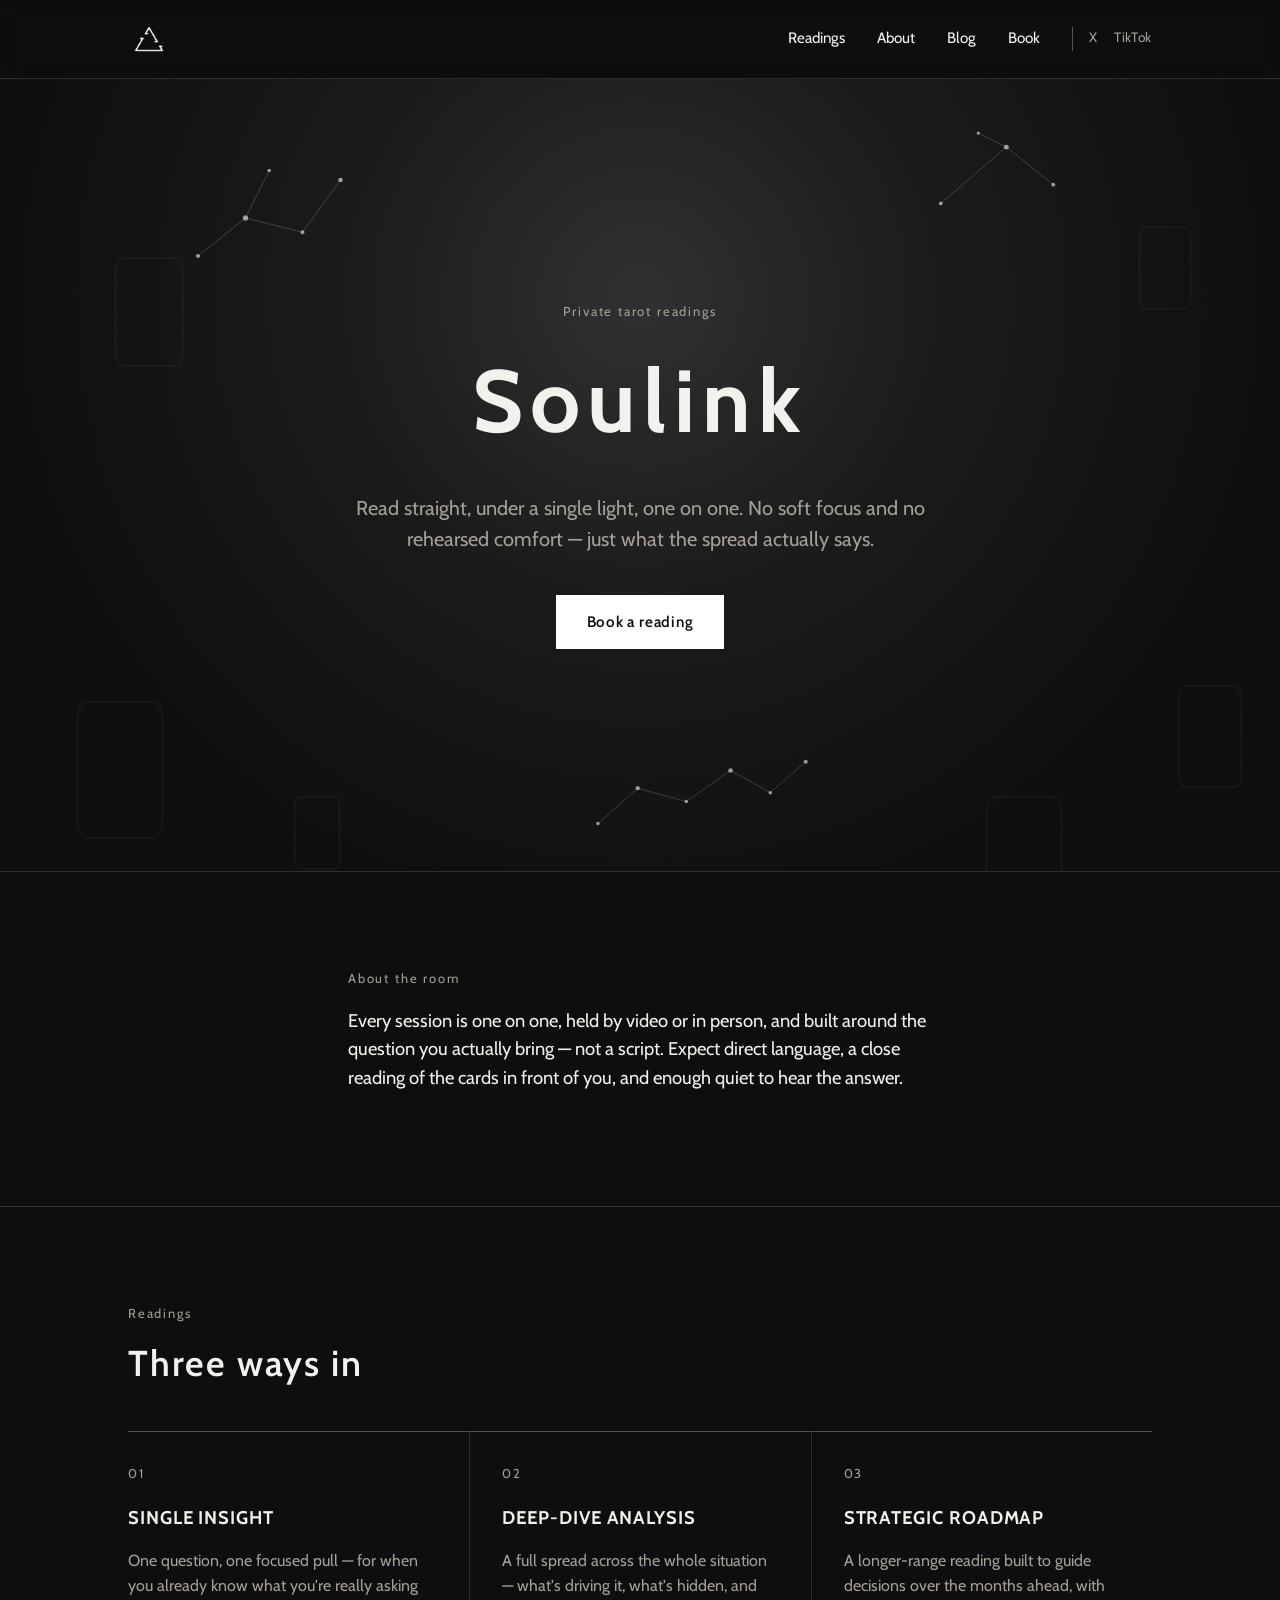
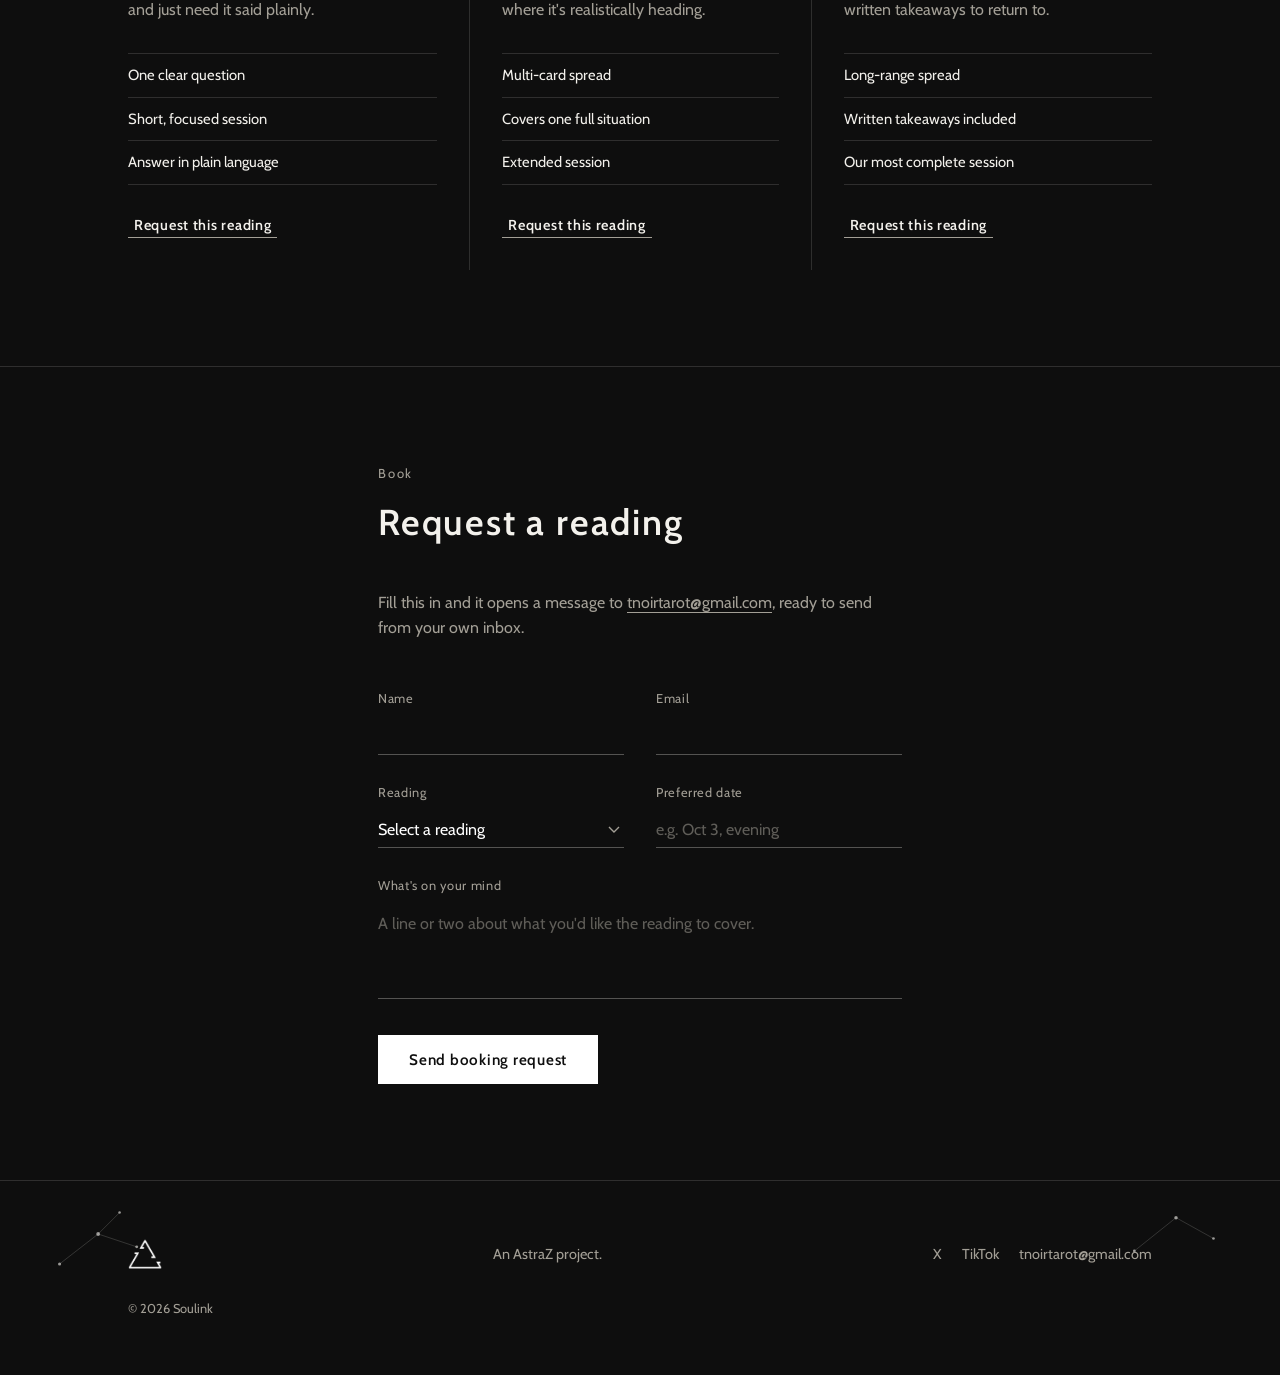
<file: index.html>
<!DOCTYPE html>
<html lang="en">
<head>
    <meta charset="UTF-8">
    <meta name="viewport" content="width=device-width, initial-scale=1.0">
    <title>Soulink</title>
    <meta name="description" content="Soulink offers private, one-on-one tarot readings — a single question, a full spread, or a long-range roadmap. Book online.">

    <link rel="icon" type="image/png" href="favicon.png">

    <link rel="preconnect" href="https://fonts.googleapis.com">
    <link rel="preconnect" href="https://fonts.gstatic.com" crossorigin>
    <link href="https://fonts.googleapis.com/css2?family=Cabin:ital,wght@0,400;0,500;0,600;0,700;1,400&display=swap" rel="stylesheet">

    <link rel="stylesheet" href="style.css">
</head>
<body>

<!-- Subtle film-grain overlay, sits above everything, ignores clicks -->
<div class="grain" aria-hidden="true"></div>

<header class="site-header">
    <div class="wrap header-inner">

        <a href="#top" class="logo" aria-label="Soulink — home">
            <img src="logo-navbar.png" alt="" class="logo-mark">
        </a>

        <button class="nav-toggle" id="navToggle" aria-expanded="false" aria-controls="siteNav" aria-label="Toggle menu">
            <span></span><span></span><span></span>
        </button>

        <nav class="site-nav" id="siteNav">
            <a href="#readings">Readings</a>
            <a href="#about">About</a>
            <a href="blog/">Blog</a>
            <a href="#book">Book</a>
            <div class="nav-social">
                <a href="https://x.com/Soulink_HQ" target="_blank" rel="noopener noreferrer">X</a>
                <a href="https://www.tiktok.com/@tnoir.tarot" target="_blank" rel="noopener noreferrer">TikTok</a>
            </div>
        </nav>

    </div>
</header>

<main id="top">

    <section class="hero" id="hero">
        <div class="hero-spot" aria-hidden="true"></div>

        <!-- Faint constellations, sitting in the same corners as the floating cards -->
        <div class="hero-stars" id="heroStars" aria-hidden="true">
            <svg class="constellation" style="--x:14%; --y:8%; --w:190px;" viewBox="0 0 200 140">
                <g class="constellation-lines">
                    <line x1="20" y1="120" x2="70" y2="80"/>
                    <line x1="70" y1="80" x2="130" y2="95"/>
                    <line x1="130" y1="95" x2="170" y2="40"/>
                    <line x1="70" y1="80" x2="95" y2="30"/>
                </g>
                <circle class="star" cx="20" cy="120" r="2.2" style="--delay:0s; --dur:4.2s;"/>
                <circle class="star" cx="70" cy="80" r="2.8" style="--delay:0.8s; --dur:3.6s;"/>
                <circle class="star" cx="130" cy="95" r="2" style="--delay:1.6s; --dur:4.8s;"/>
                <circle class="star" cx="170" cy="40" r="2.4" style="--delay:0.4s; --dur:3.9s;"/>
                <circle class="star" cx="95" cy="30" r="1.8" style="--delay:2.2s; --dur:4.4s;"/>
            </svg>

            <svg class="constellation" style="--x:72%; --y:5%; --w:150px;" viewBox="0 0 160 120">
                <g class="constellation-lines">
                    <line x1="20" y1="90" x2="90" y2="30"/>
                    <line x1="90" y1="30" x2="140" y2="70"/>
                    <line x1="90" y1="30" x2="60" y2="15"/>
                </g>
                <circle class="star" cx="20" cy="90" r="2" style="--delay:0.3s; --dur:4s;"/>
                <circle class="star" cx="90" cy="30" r="2.6" style="--delay:1.1s; --dur:3.5s;"/>
                <circle class="star" cx="140" cy="70" r="2.1" style="--delay:1.9s; --dur:4.6s;"/>
                <circle class="star" cx="60" cy="15" r="1.7" style="--delay:0.7s; --dur:4.1s;"/>
            </svg>

            <svg class="constellation" style="--x:46%; --y:84%; --w:230px;" viewBox="0 0 260 120">
                <g class="constellation-lines">
                    <line x1="10" y1="90" x2="55" y2="50"/>
                    <line x1="55" y1="50" x2="110" y2="65"/>
                    <line x1="110" y1="65" x2="160" y2="30"/>
                    <line x1="160" y1="30" x2="205" y2="55"/>
                    <line x1="205" y1="55" x2="245" y2="20"/>
                </g>
                <circle class="star" cx="10" cy="90" r="2" style="--delay:0s; --dur:4.3s;"/>
                <circle class="star" cx="55" cy="50" r="2.4" style="--delay:0.9s; --dur:3.8s;"/>
                <circle class="star" cx="110" cy="65" r="1.9" style="--delay:1.7s; --dur:4.7s;"/>
                <circle class="star" cx="160" cy="30" r="2.6" style="--delay:0.5s; --dur:3.4s;"/>
                <circle class="star" cx="205" cy="55" r="2" style="--delay:2.1s; --dur:4.5s;"/>
                <circle class="star" cx="245" cy="20" r="2.3" style="--delay:1.3s; --dur:4s;"/>
            </svg>
        </div>

        <div class="hero-cards" id="heroCards" aria-hidden="true">
        <span class="hero-card" style="--x:9%; --y:22%;" data-depth="0.5">
          <span class="hero-orbit" style="--orbit-dur:17s;">
            <span class="hero-orbit-offset" style="--radius:24px;">
              <span class="hero-card-face" style="--size:68px;"></span>
            </span>
          </span>
        </span>
            <span class="hero-card" style="--x:89%; --y:18%;" data-depth="0.85">
          <span class="hero-orbit" style="--orbit-dur:14s;">
            <span class="hero-orbit-offset" style="--radius:18px;">
              <span class="hero-card-face" style="--size:52px;"></span>
            </span>
          </span>
        </span>
            <span class="hero-card" style="--x:6%; --y:78%;" data-depth="0.35">
          <span class="hero-orbit" style="--orbit-dur:20s;">
            <span class="hero-orbit-offset" style="--radius:30px;">
              <span class="hero-card-face" style="--size:86px;"></span>
            </span>
          </span>
        </span>
            <span class="hero-card" style="--x:92%; --y:76%;" data-depth="0.65">
          <span class="hero-orbit" style="--orbit-dur:16s;">
            <span class="hero-orbit-offset" style="--radius:22px;">
              <span class="hero-card-face" style="--size:64px;"></span>
            </span>
          </span>
        </span>
            <span class="hero-card" style="--x:23%; --y:90%;" data-depth="0.95">
          <span class="hero-orbit" style="--orbit-dur:12s;">
            <span class="hero-orbit-offset" style="--radius:16px;">
              <span class="hero-card-face" style="--size:46px;"></span>
            </span>
          </span>
        </span>
            <span class="hero-card" style="--x:77%; --y:90%;" data-depth="0.45">
          <span class="hero-orbit" style="--orbit-dur:19s;">
            <span class="hero-orbit-offset" style="--radius:28px;">
              <span class="hero-card-face" style="--size:76px;"></span>
            </span>
          </span>
        </span>
        </div>

        <div class="wrap hero-inner">
            <p class="eyebrow">Private tarot readings</p>
            <h1 class="hero-title">Soulink</h1>
            <p class="hero-sub">Read straight, under a single light, one on one. No soft focus and no rehearsed comfort — just what the spread actually says.</p>
            <a href="#book" class="btn btn-primary">Book a reading</a>
        </div>
    </section>

    <section class="about" id="about">
        <div class="wrap about-inner">
            <p class="section-label">About the room</p>
            <p class="about-text">Every session is one on one, held by video or in person, and built around the question you actually bring — not a script. Expect direct language, a close reading of the cards in front of you, and enough quiet to hear the answer.</p>
        </div>
    </section>

    <section class="readings" id="readings">
        <div class="wrap">
            <p class="section-label">Readings</p>
            <h2 class="section-title">Three ways in</h2>

            <div class="reading-grid">

                <article class="reading">
                    <span class="reading-index">01</span>
                    <h3 class="reading-name">SINGLE INSIGHT</h3>
                    <p class="reading-desc">One question, one focused pull — for when you already know what you're really asking and just need it said plainly.</p>
                    <ul class="reading-list">
                        <li>One clear question</li>
                        <li>Short, focused session</li>
                        <li>Answer in plain language</li>
                    </ul>
                    <button type="button" class="reading-cta" data-package="Single Insight">Request this reading</button>
                </article>

                <article class="reading">
                    <span class="reading-index">02</span>
                    <h3 class="reading-name">DEEP-DIVE ANALYSIS</h3>
                    <p class="reading-desc">A full spread across the whole situation — what's driving it, what's hidden, and where it's realistically heading.</p>
                    <ul class="reading-list">
                        <li>Multi-card spread</li>
                        <li>Covers one full situation</li>
                        <li>Extended session</li>
                    </ul>
                    <button type="button" class="reading-cta" data-package="Deep-Dive Analysis">Request this reading</button>
                </article>

                <article class="reading">
                    <span class="reading-index">03</span>
                    <h3 class="reading-name">STRATEGIC ROADMAP</h3>
                    <p class="reading-desc">A longer-range reading built to guide decisions over the months ahead, with written takeaways to return to.</p>
                    <ul class="reading-list">
                        <li>Long-range spread</li>
                        <li>Written takeaways included</li>
                        <li>Our most complete session</li>
                    </ul>
                    <button type="button" class="reading-cta" data-package="Strategic Roadmap">Request this reading</button>
                </article>

            </div>
        </div>
    </section>

    <section class="book" id="book">
        <div class="wrap book-inner">
            <p class="section-label">Book</p>
            <h2 class="section-title">Request a reading</h2>
            <p class="book-sub">Fill this in and it opens a message to <a href="mailto:tnoirtarot@gmail.com">tnoirtarot@gmail.com</a>, ready to send from your own inbox.</p>

            <form id="bookingForm" class="booking-form" novalidate>
                <div class="field">
                    <label for="name">Name</label>
                    <input type="text" id="name" name="name" autocomplete="name" required>
                </div>

                <div class="field">
                    <label for="email">Email</label>
                    <input type="email" id="email" name="email" autocomplete="email" required>
                </div>

                <div class="field">
                    <label for="package">Reading</label>
                    <select id="package" name="package" required>
                        <option value="" disabled selected>Select a reading</option>
                        <option value="Single Insight">Single Insight</option>
                        <option value="Deep-Dive Analysis">Deep-Dive Analysis</option>
                        <option value="Strategic Roadmap">Strategic Roadmap</option>
                    </select>
                </div>

                <div class="field">
                    <label for="date">Preferred date</label>
                    <input type="text" id="date" name="date" placeholder="e.g. Oct 3, evening">
                </div>

                <div class="field field-full">
                    <label for="message">What's on your mind</label>
                    <textarea id="message" name="message" rows="4" placeholder="A line or two about what you'd like the reading to cover."></textarea>
                </div>

                <button type="submit" class="btn btn-primary">Send booking request</button>
            </form>
        </div>
    </section>

</main>

<footer class="site-footer">
    <div class="footer-stars" aria-hidden="true">
        <svg class="constellation" style="--x:4%; --y:12%; --w:120px;" viewBox="0 0 140 90">
            <g class="constellation-lines">
                <line x1="10" y1="70" x2="55" y2="35"/>
                <line x1="55" y1="35" x2="100" y2="50"/>
                <line x1="55" y1="35" x2="80" y2="10"/>
            </g>
            <circle class="star" cx="10" cy="70" r="1.8" style="--delay:0.2s; --dur:4s;"/>
            <circle class="star" cx="55" cy="35" r="2.2" style="--delay:1s; --dur:3.6s;"/>
            <circle class="star" cx="100" cy="50" r="1.7" style="--delay:1.8s; --dur:4.4s;"/>
            <circle class="star" cx="80" cy="10" r="1.5" style="--delay:0.6s; --dur:4.1s;"/>
        </svg>

        <svg class="constellation" style="--x:88%; --y:10%; --w:100px;" viewBox="0 0 120 80">
            <g class="constellation-lines">
                <line x1="10" y1="60" x2="60" y2="20"/>
                <line x1="60" y1="20" x2="105" y2="45"/>
            </g>
            <circle class="star" cx="10" cy="60" r="1.7" style="--delay:0.4s; --dur:3.9s;"/>
            <circle class="star" cx="60" cy="20" r="2.1" style="--delay:1.4s; --dur:4.3s;"/>
            <circle class="star" cx="105" cy="45" r="1.6" style="--delay:2s; --dur:3.7s;"/>
        </svg>
    </div>

    <div class="wrap footer-inner">
        <img src="logo-footer.png" alt="Soulink" class="footer-mark">
        <p class="footer-tagline">An AstraZ project.</p>
        <div class="footer-links">
            <a href="https://x.com/Soulink_HQ" target="_blank" rel="noopener noreferrer">X</a>
            <a href="https://www.tiktok.com/@tnoir.tarot" target="_blank" rel="noopener noreferrer">TikTok</a>
            <a href="mailto:tnoirtarot@gmail.com">tnoirtarot@gmail.com</a>
        </div>
        <p class="footer-copy">© <span id="year"></span> Soulink</p>
    </div>
</footer>

<script src="script.js" defer></script>
</body>
</html>
</file>
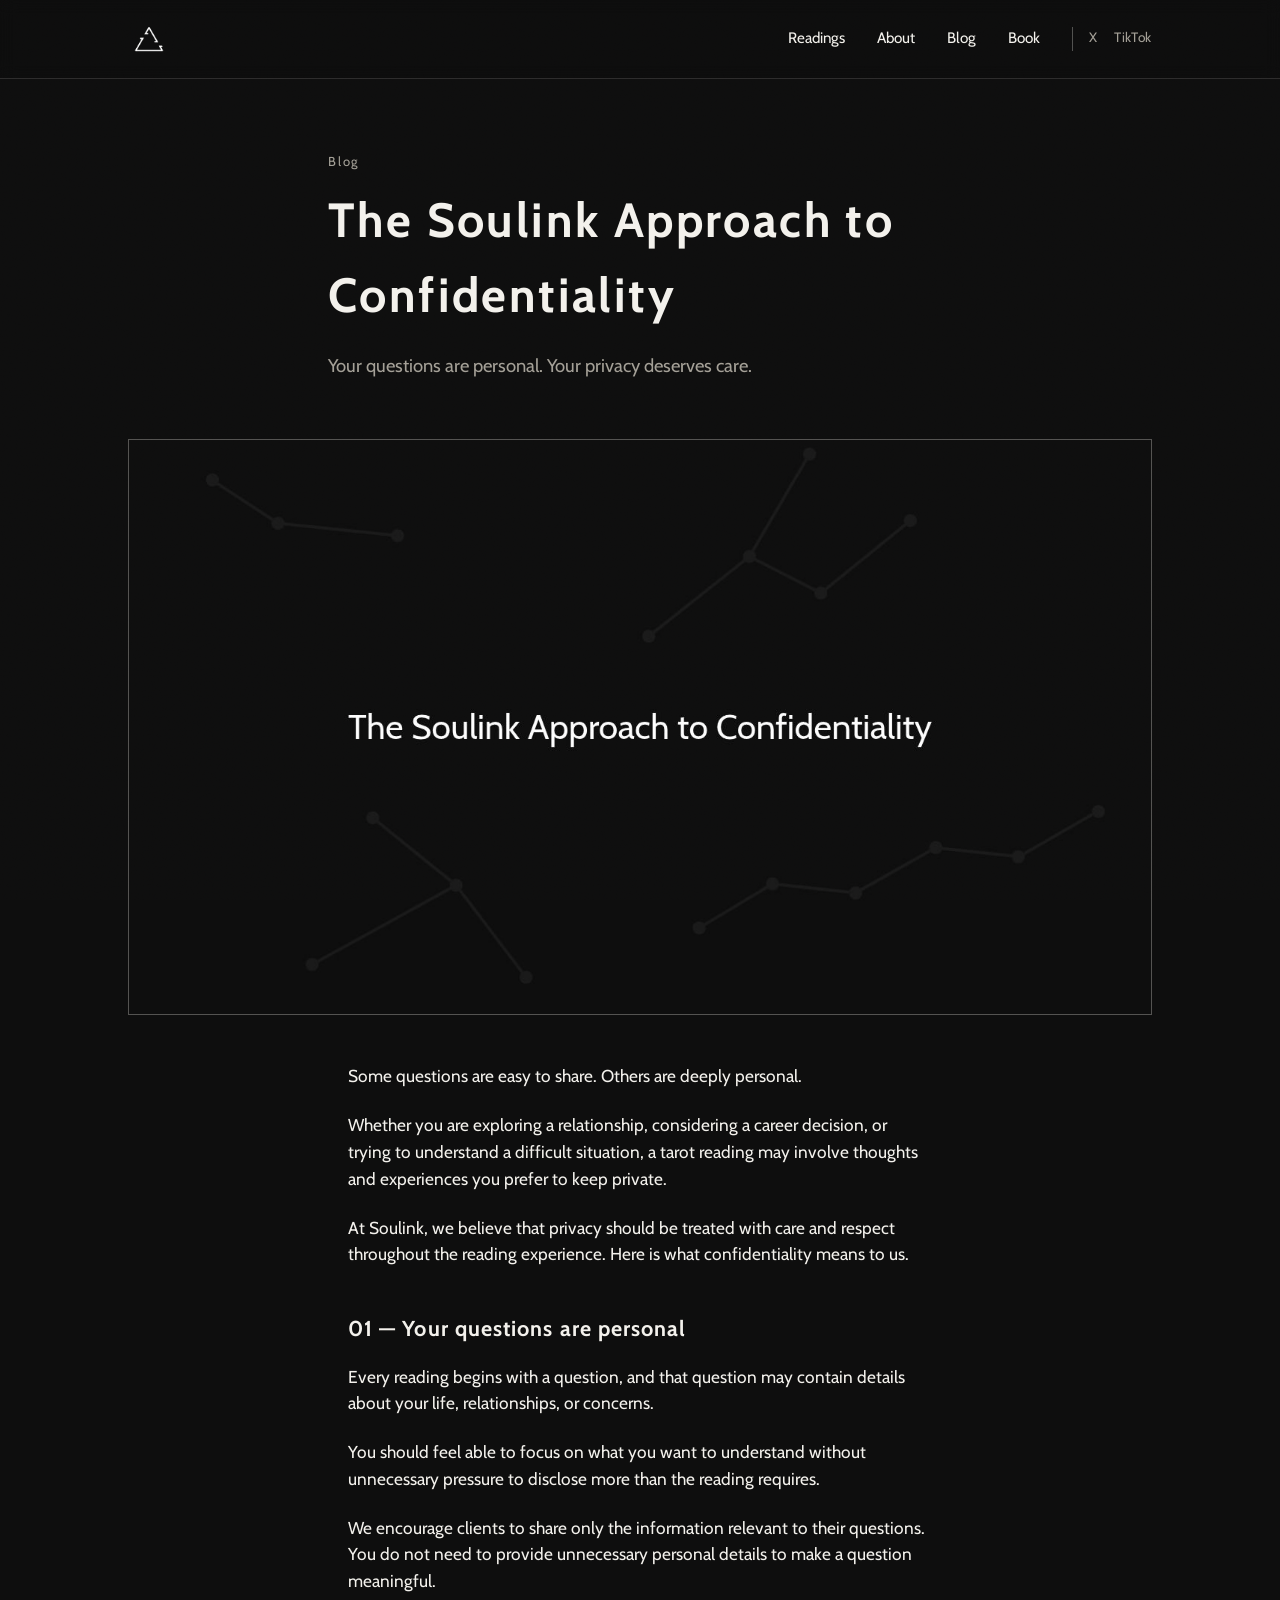
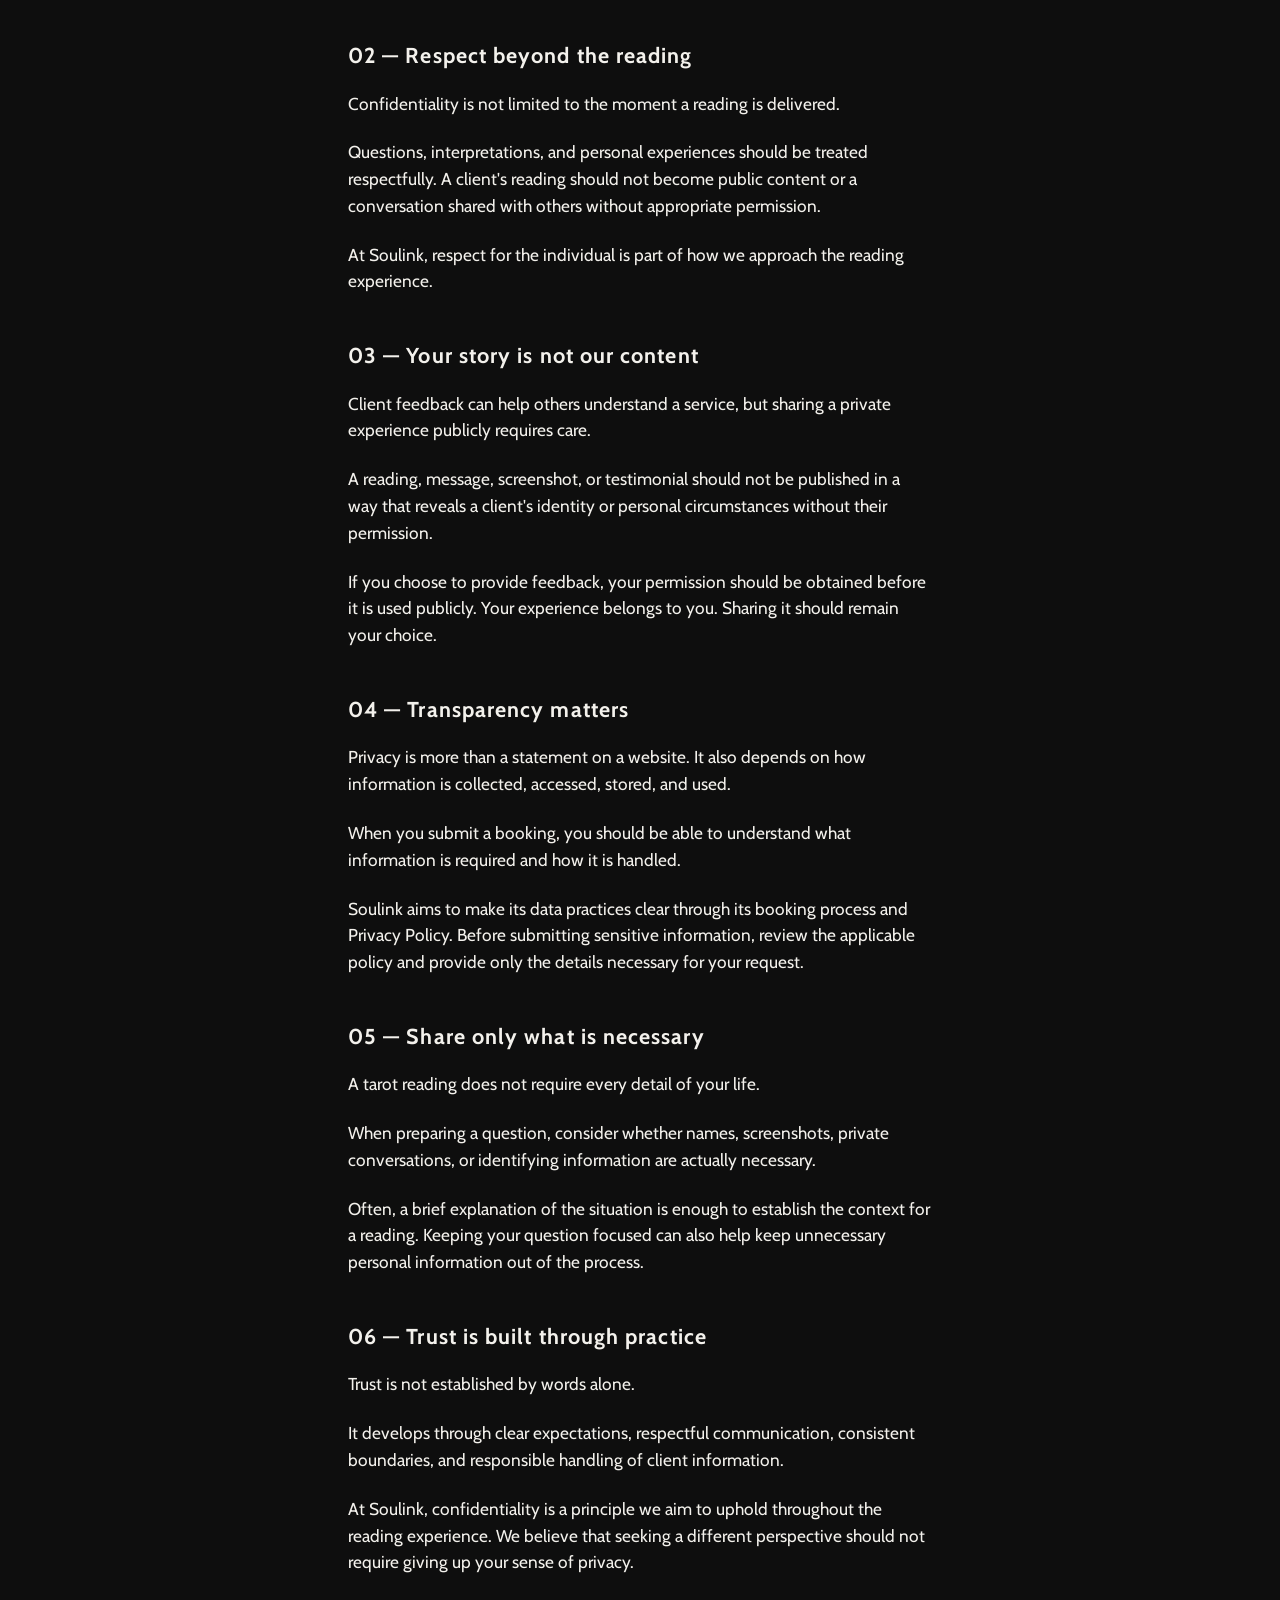
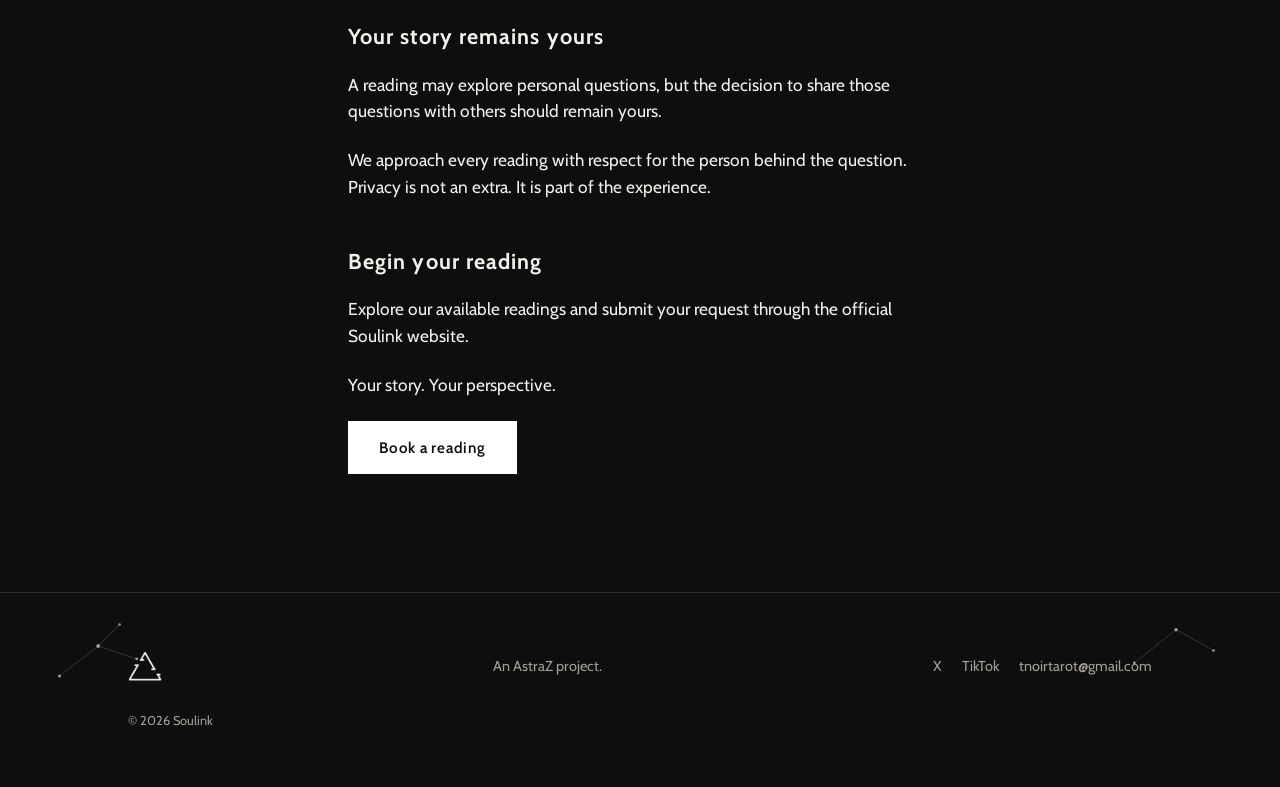
<file: blog/the-tnoir-approach-to-confidentiality.html>
<!DOCTYPE html>
<html lang="en">
<head>
    <meta charset="UTF-8">
    <meta name="viewport" content="width=device-width, initial-scale=1.0">
    <title>The Soulink Approach to Confidentiality — Blog</title>
    <meta name="description" content="How Soulink handles privacy and confidentiality: your questions stay personal, your story is not our content, and trust is built through practice.">

    <link rel="icon" type="image/png" href="../favicon.png">

    <link rel="preconnect" href="https://fonts.googleapis.com">
    <link rel="preconnect" href="https://fonts.gstatic.com" crossorigin>
    <link href="https://fonts.googleapis.com/css2?family=Cabin:ital,wght@0,400;0,500;0,600;0,700;1,400&display=swap" rel="stylesheet">

    <link rel="stylesheet" href="../style.css">
</head>
<body>

<div class="grain" aria-hidden="true"></div>

<header class="site-header">
    <div class="wrap header-inner">

        <a href="../index.html" class="logo" aria-label="Soulink — home">
            <img src="../logo-navbar.png" alt="" class="logo-mark">
        </a>

        <button class="nav-toggle" id="navToggle" aria-expanded="false" aria-controls="siteNav" aria-label="Toggle menu">
            <span></span><span></span><span></span>
        </button>

        <nav class="site-nav" id="siteNav">
            <a href="../index.html#readings">Readings</a>
            <a href="../index.html#about">About</a>
            <a href="index.html">Blog</a>
            <a href="../index.html#book">Book</a>
            <div class="nav-social">
                <a href="https://x.com/Soulink_HQ" target="_blank" rel="noopener noreferrer">X</a>
                <a href="https://www.tiktok.com/@tnoir.tarot" target="_blank" rel="noopener noreferrer">TikTok</a>
            </div>
        </nav>

    </div>
</header>

<main>
    <article class="post">

        <div class="wrap post-header">
            <p class="section-label"><a href="index.html">Blog</a></p>
            <h1 class="post-title">The Soulink Approach to Confidentiality</h1>
            <p class="post-standfirst">Your questions are personal. Your privacy deserves care.</p>
        </div>

        <div class="post-cover">
            <img src="../assets/blog/the-tnoir-approach-to-confidentiality-cover.jpg" alt="">
        </div>

        <div class="wrap post-body">
            <p>Some questions are easy to share. Others are deeply personal.</p>

            <p>Whether you are exploring a relationship, considering a career decision, or trying to understand a difficult situation, a tarot reading may involve thoughts and experiences you prefer to keep private.</p>

            <p>At Soulink, we believe that privacy should be treated with care and respect throughout the reading experience. Here is what confidentiality means to us.</p>

            <h2>01 — Your questions are personal</h2>
            <p>Every reading begins with a question, and that question may contain details about your life, relationships, or concerns.</p>
            <p>You should feel able to focus on what you want to understand without unnecessary pressure to disclose more than the reading requires.</p>
            <p>We encourage clients to share only the information relevant to their questions. You do not need to provide unnecessary personal details to make a question meaningful.</p>

            <h2>02 — Respect beyond the reading</h2>
            <p>Confidentiality is not limited to the moment a reading is delivered.</p>
            <p>Questions, interpretations, and personal experiences should be treated respectfully. A client's reading should not become public content or a conversation shared with others without appropriate permission.</p>
            <p>At Soulink, respect for the individual is part of how we approach the reading experience.</p>

            <h2>03 — Your story is not our content</h2>
            <p>Client feedback can help others understand a service, but sharing a private experience publicly requires care.</p>
            <p>A reading, message, screenshot, or testimonial should not be published in a way that reveals a client's identity or personal circumstances without their permission.</p>
            <p>If you choose to provide feedback, your permission should be obtained before it is used publicly. Your experience belongs to you. Sharing it should remain your choice.</p>

            <h2>04 — Transparency matters</h2>
            <p>Privacy is more than a statement on a website. It also depends on how information is collected, accessed, stored, and used.</p>
            <p>When you submit a booking, you should be able to understand what information is required and how it is handled.</p>
            <p>Soulink aims to make its data practices clear through its booking process and Privacy Policy. Before submitting sensitive information, review the applicable policy and provide only the details necessary for your request.</p>

            <h2>05 — Share only what is necessary</h2>
            <p>A tarot reading does not require every detail of your life.</p>
            <p>When preparing a question, consider whether names, screenshots, private conversations, or identifying information are actually necessary.</p>
            <p>Often, a brief explanation of the situation is enough to establish the context for a reading. Keeping your question focused can also help keep unnecessary personal information out of the process.</p>

            <h2>06 — Trust is built through practice</h2>
            <p>Trust is not established by words alone.</p>
            <p>It develops through clear expectations, respectful communication, consistent boundaries, and responsible handling of client information.</p>
            <p>At Soulink, confidentiality is a principle we aim to uphold throughout the reading experience. We believe that seeking a different perspective should not require giving up your sense of privacy.</p>

            <h2>Your story remains yours</h2>
            <p>A reading may explore personal questions, but the decision to share those questions with others should remain yours.</p>
            <p>We approach every reading with respect for the person behind the question. Privacy is not an extra. It is part of the experience.</p>

            <h2>Begin your reading</h2>
            <p>Explore our available readings and submit your request through the official Soulink website.</p>
            <p>Your story. Your perspective.</p>

            <p class="post-cta"><a href="../index.html#book" class="btn btn-primary">Book a reading</a></p>
        </div>

    </article>
</main>

<footer class="site-footer">
    <div class="footer-stars" aria-hidden="true">
        <svg class="constellation" style="--x:4%; --y:12%; --w:120px;" viewBox="0 0 140 90">
            <g class="constellation-lines">
                <line x1="10" y1="70" x2="55" y2="35"/>
                <line x1="55" y1="35" x2="100" y2="50"/>
                <line x1="55" y1="35" x2="80" y2="10"/>
            </g>
            <circle class="star" cx="10" cy="70" r="1.8" style="--delay:0.2s; --dur:4s;"/>
            <circle class="star" cx="55" cy="35" r="2.2" style="--delay:1s; --dur:3.6s;"/>
            <circle class="star" cx="100" cy="50" r="1.7" style="--delay:1.8s; --dur:4.4s;"/>
            <circle class="star" cx="80" cy="10" r="1.5" style="--delay:0.6s; --dur:4.1s;"/>
        </svg>

        <svg class="constellation" style="--x:88%; --y:10%; --w:100px;" viewBox="0 0 120 80">
            <g class="constellation-lines">
                <line x1="10" y1="60" x2="60" y2="20"/>
                <line x1="60" y1="20" x2="105" y2="45"/>
            </g>
            <circle class="star" cx="10" cy="60" r="1.7" style="--delay:0.4s; --dur:3.9s;"/>
            <circle class="star" cx="60" cy="20" r="2.1" style="--delay:1.4s; --dur:4.3s;"/>
            <circle class="star" cx="105" cy="45" r="1.6" style="--delay:2s; --dur:3.7s;"/>
        </svg>
    </div>

    <div class="wrap footer-inner">
        <img src="../logo-footer.png" alt="Soulink" class="footer-mark">
        <p class="footer-tagline">An AstraZ project.</p>
        <div class="footer-links">
            <a href="https://x.com/Soulink_HQ" target="_blank" rel="noopener noreferrer">X</a>
            <a href="https://www.tiktok.com/@tnoir.tarot" target="_blank" rel="noopener noreferrer">TikTok</a>
            <a href="mailto:tnoirtarot@gmail.com">tnoirtarot@gmail.com</a>
        </div>
        <p class="footer-copy">© <span id="year"></span> Soulink</p>
    </div>
</footer>

<script src="../script.js" defer></script>
</body>
</html>
</file>
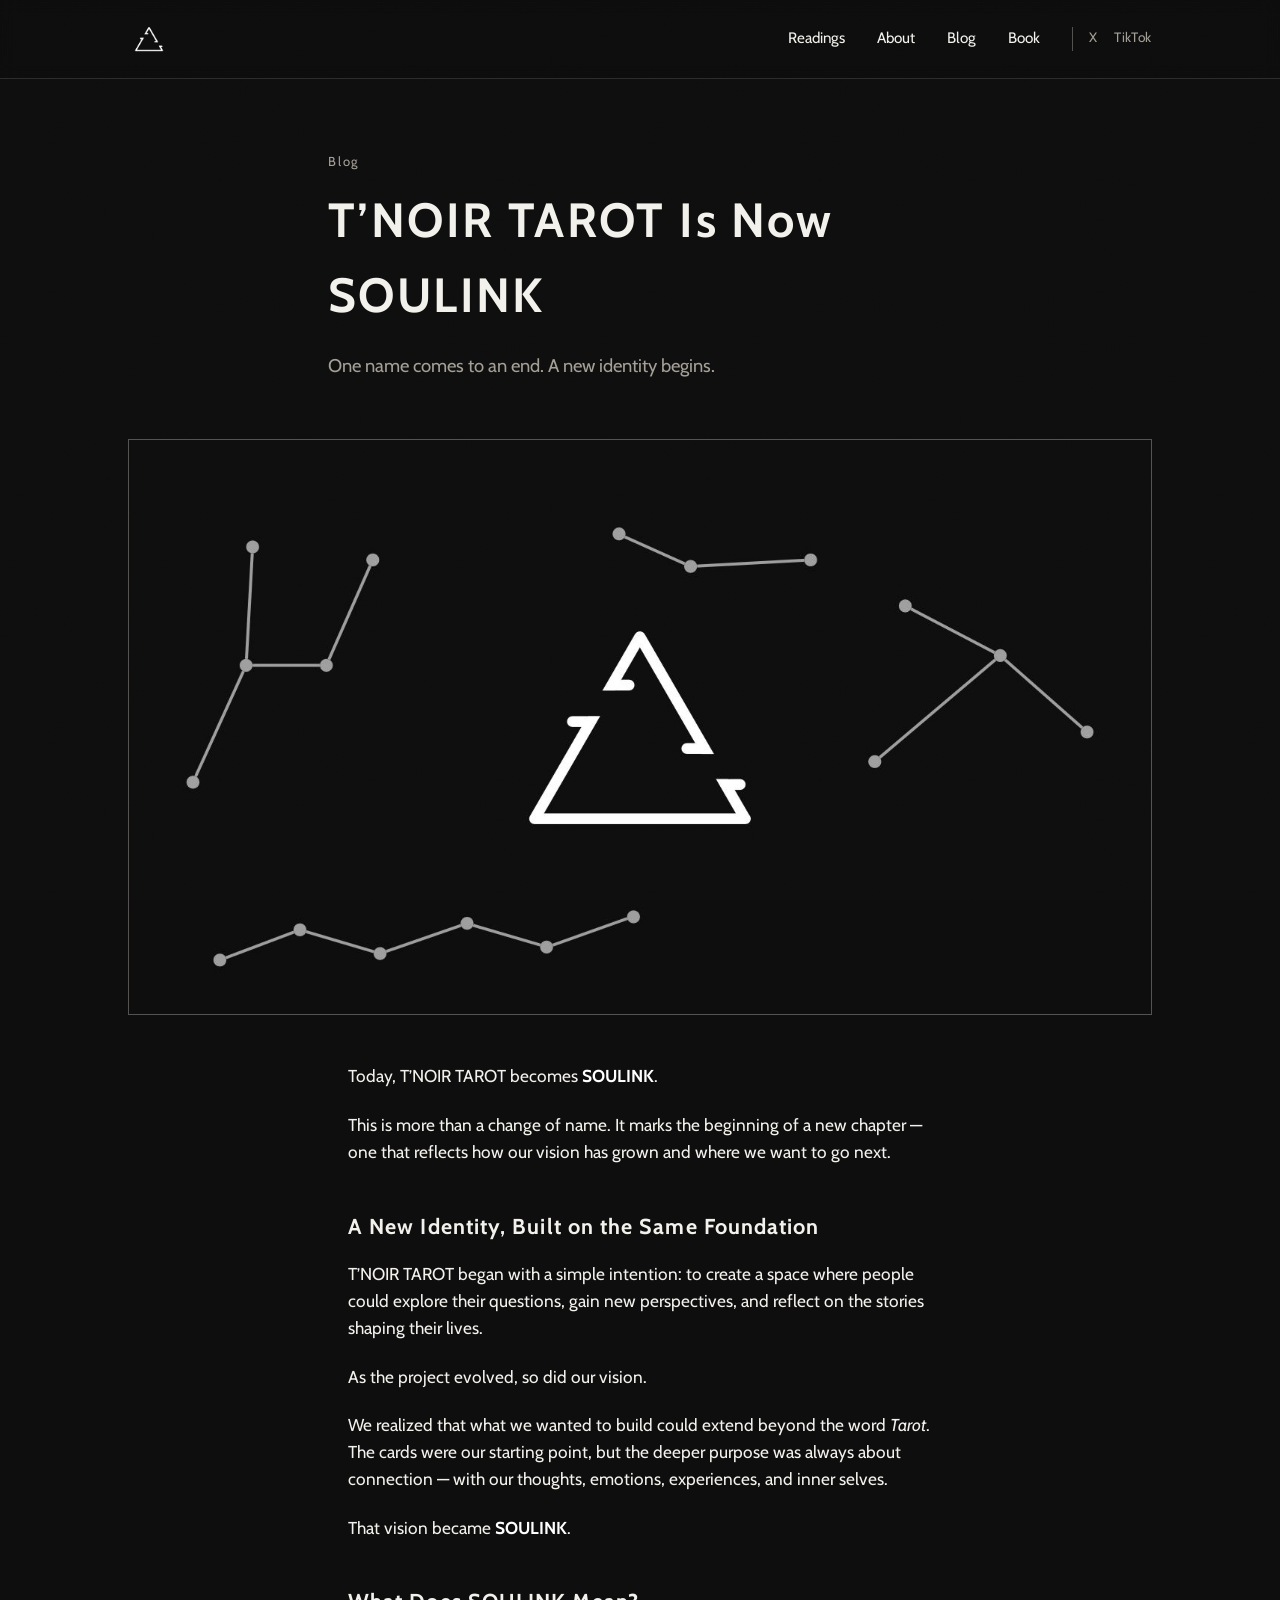
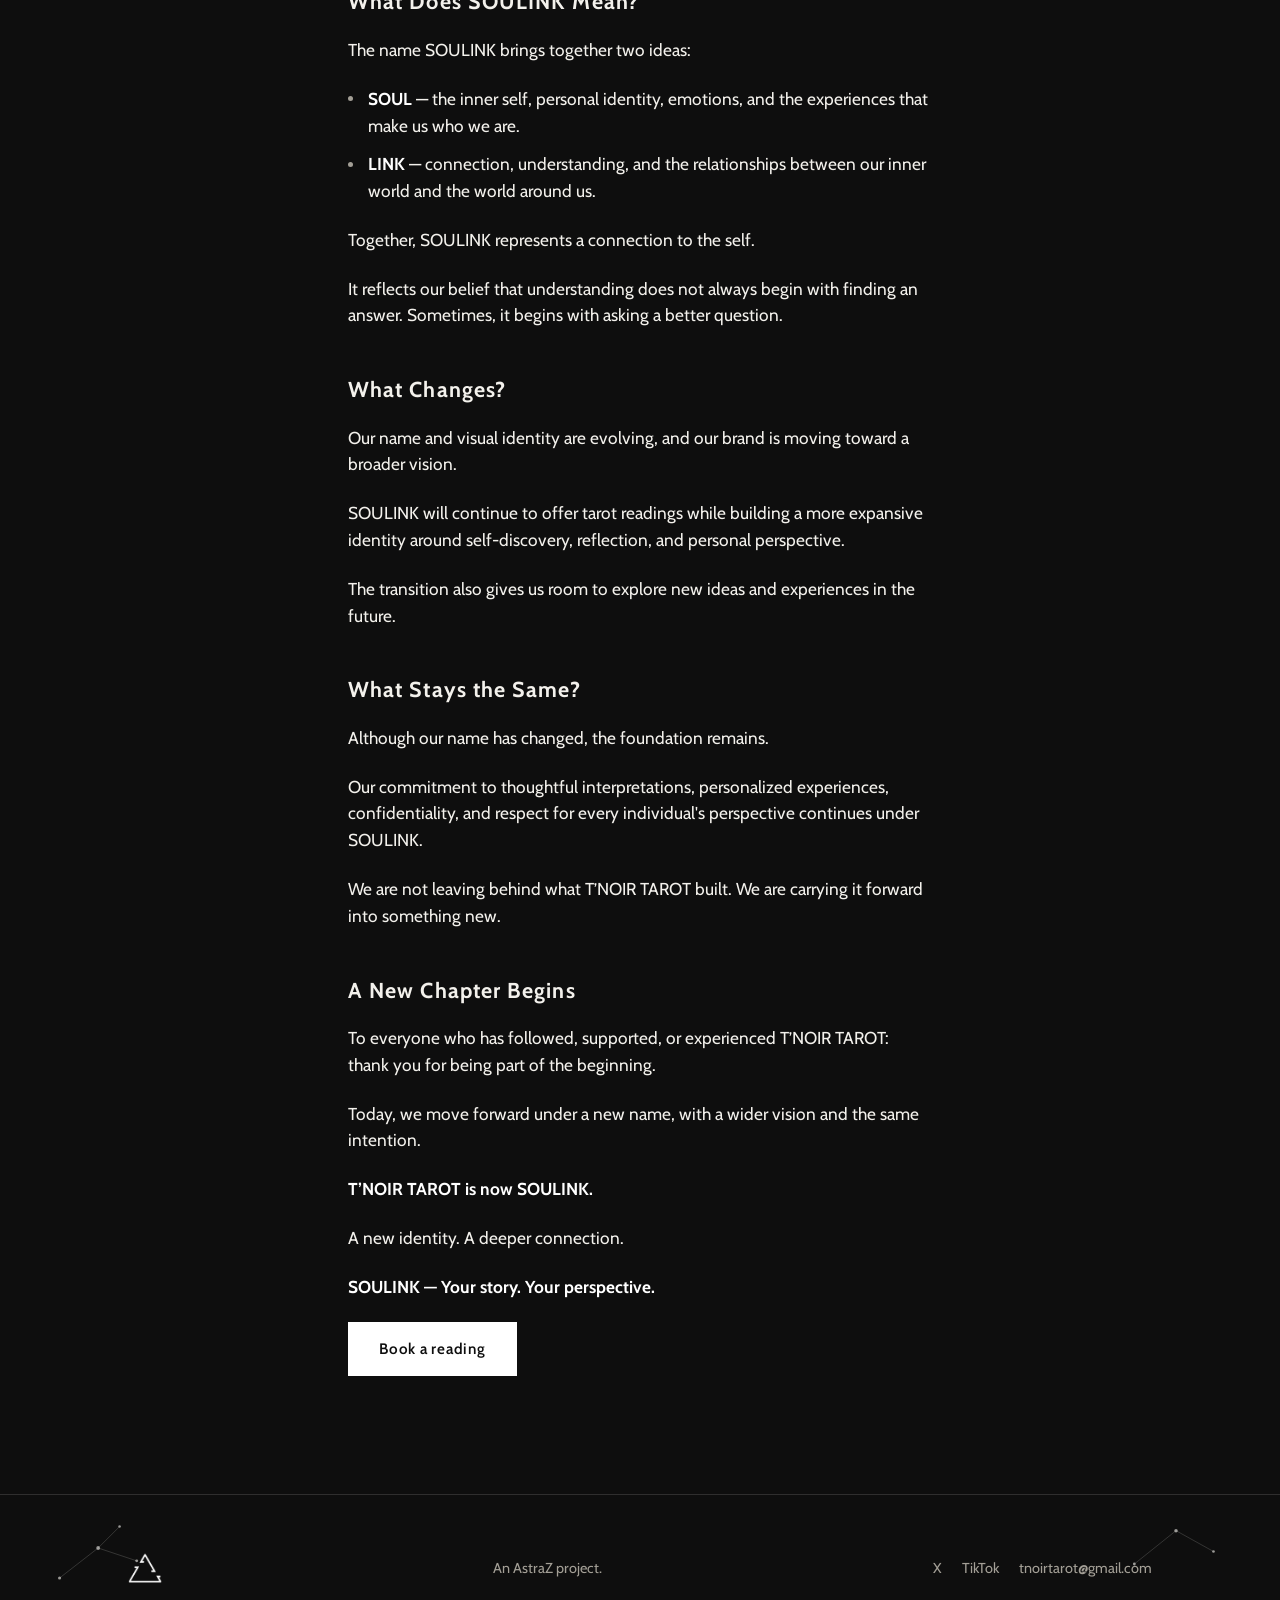
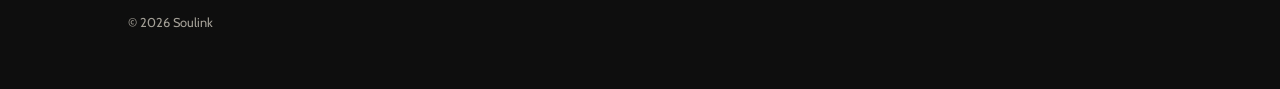
<file: blog/tnoir-tarot-is-now-soulink.html>
<!DOCTYPE html>
<html lang="en">
<head>
    <meta charset="UTF-8">
    <meta name="viewport" content="width=device-width, initial-scale=1.0">
    <title>T’NOIR TAROT Is Now SOULINK — Blog</title>
    <meta name="description" content="T’NOIR TAROT is now SOULINK. A new name for a wider vision, built on the same foundation of thoughtful readings, confidentiality, and respect.">

    <link rel="icon" type="image/png" href="../favicon.png">

    <link rel="preconnect" href="https://fonts.googleapis.com">
    <link rel="preconnect" href="https://fonts.gstatic.com" crossorigin>
    <link href="https://fonts.googleapis.com/css2?family=Cabin:ital,wght@0,400;0,500;0,600;0,700;1,400&display=swap" rel="stylesheet">

    <link rel="stylesheet" href="../style.css">
</head>
<body>

<div class="grain" aria-hidden="true"></div>

<header class="site-header">
    <div class="wrap header-inner">

        <a href="../index.html" class="logo" aria-label="Soulink — home">
            <img src="../logo-navbar.png" alt="" class="logo-mark">
        </a>

        <button class="nav-toggle" id="navToggle" aria-expanded="false" aria-controls="siteNav" aria-label="Toggle menu">
            <span></span><span></span><span></span>
        </button>

        <nav class="site-nav" id="siteNav">
            <a href="../index.html#readings">Readings</a>
            <a href="../index.html#about">About</a>
            <a href="index.html">Blog</a>
            <a href="../index.html#book">Book</a>
            <div class="nav-social">
                <a href="https://x.com/Soulink_HQ" target="_blank" rel="noopener noreferrer">X</a>
                <a href="https://www.tiktok.com/@tnoir.tarot" target="_blank" rel="noopener noreferrer">TikTok</a>
            </div>
        </nav>

    </div>
</header>

<main>
    <article class="post">

        <div class="wrap post-header">
            <p class="section-label"><a href="index.html">Blog</a></p>
            <h1 class="post-title">T’NOIR TAROT Is Now SOULINK</h1>
            <p class="post-standfirst">One name comes to an end. A new identity begins.</p>
        </div>

        <div class="post-cover">
            <img src="../assets/blog/tnoir-tarot-is-now-soulink-cover.jpg" alt="">
        </div>

        <div class="wrap post-body">
            <p>Today, T’NOIR TAROT becomes <strong>SOULINK</strong>.</p>
            <p>This is more than a change of name. It marks the beginning of a new chapter — one that reflects how our vision has grown and where we want to go next.</p>

            <h2>A New Identity, Built on the Same Foundation</h2>
            <p>T’NOIR TAROT began with a simple intention: to create a space where people could explore their questions, gain new perspectives, and reflect on the stories shaping their lives.</p>
            <p>As the project evolved, so did our vision.</p>
            <p>We realized that what we wanted to build could extend beyond the word <em>Tarot</em>. The cards were our starting point, but the deeper purpose was always about connection — with our thoughts, emotions, experiences, and inner selves.</p>
            <p>That vision became <strong>SOULINK</strong>.</p>

            <h2>What Does SOULINK Mean?</h2>
            <p>The name SOULINK brings together two ideas:</p>
            <ul>
                <li><strong>SOUL</strong> — the inner self, personal identity, emotions, and the experiences that make us who we are.</li>
                <li><strong>LINK</strong> — connection, understanding, and the relationships between our inner world and the world around us.</li>
            </ul>
            <p>Together, SOULINK represents a connection to the self.</p>
            <p>It reflects our belief that understanding does not always begin with finding an answer. Sometimes, it begins with asking a better question.</p>

            <h2>What Changes?</h2>
            <p>Our name and visual identity are evolving, and our brand is moving toward a broader vision.</p>
            <p>SOULINK will continue to offer tarot readings while building a more expansive identity around self-discovery, reflection, and personal perspective.</p>
            <p>The transition also gives us room to explore new ideas and experiences in the future.</p>

            <h2>What Stays the Same?</h2>
            <p>Although our name has changed, the foundation remains.</p>
            <p>Our commitment to thoughtful interpretations, personalized experiences, confidentiality, and respect for every individual's perspective continues under SOULINK.</p>
            <p>We are not leaving behind what T’NOIR TAROT built. We are carrying it forward into something new.</p>

            <h2>A New Chapter Begins</h2>
            <p>To everyone who has followed, supported, or experienced T’NOIR TAROT: thank you for being part of the beginning.</p>
            <p>Today, we move forward under a new name, with a wider vision and the same intention.</p>
            <p><strong>T’NOIR TAROT is now SOULINK.</strong></p>
            <p>A new identity. A deeper connection.</p>
            <p><strong>SOULINK — Your story. Your perspective.</strong></p>

            <p class="post-cta"><a href="../index.html#book" class="btn btn-primary">Book a reading</a></p>
        </div>

    </article>
</main>

<footer class="site-footer">
    <div class="footer-stars" aria-hidden="true">
        <svg class="constellation" style="--x:4%; --y:12%; --w:120px;" viewBox="0 0 140 90">
            <g class="constellation-lines">
                <line x1="10" y1="70" x2="55" y2="35"/>
                <line x1="55" y1="35" x2="100" y2="50"/>
                <line x1="55" y1="35" x2="80" y2="10"/>
            </g>
            <circle class="star" cx="10" cy="70" r="1.8" style="--delay:0.2s; --dur:4s;"/>
            <circle class="star" cx="55" cy="35" r="2.2" style="--delay:1s; --dur:3.6s;"/>
            <circle class="star" cx="100" cy="50" r="1.7" style="--delay:1.8s; --dur:4.4s;"/>
            <circle class="star" cx="80" cy="10" r="1.5" style="--delay:0.6s; --dur:4.1s;"/>
        </svg>

        <svg class="constellation" style="--x:88%; --y:10%; --w:100px;" viewBox="0 0 120 80">
            <g class="constellation-lines">
                <line x1="10" y1="60" x2="60" y2="20"/>
                <line x1="60" y1="20" x2="105" y2="45"/>
            </g>
            <circle class="star" cx="10" cy="60" r="1.7" style="--delay:0.4s; --dur:3.9s;"/>
            <circle class="star" cx="60" cy="20" r="2.1" style="--delay:1.4s; --dur:4.3s;"/>
            <circle class="star" cx="105" cy="45" r="1.6" style="--delay:2s; --dur:3.7s;"/>
        </svg>
    </div>

    <div class="wrap footer-inner">
        <img src="../logo-footer.png" alt="Soulink" class="footer-mark">
        <p class="footer-tagline">An AstraZ project.</p>
        <div class="footer-links">
            <a href="https://x.com/Soulink_HQ" target="_blank" rel="noopener noreferrer">X</a>
            <a href="https://www.tiktok.com/@tnoir.tarot" target="_blank" rel="noopener noreferrer">TikTok</a>
            <a href="mailto:tnoirtarot@gmail.com">tnoirtarot@gmail.com</a>
        </div>
        <p class="footer-copy">© <span id="year"></span> Soulink</p>
    </div>
</footer>

<script src="../script.js" defer></script>
</body>
</html>
</file>
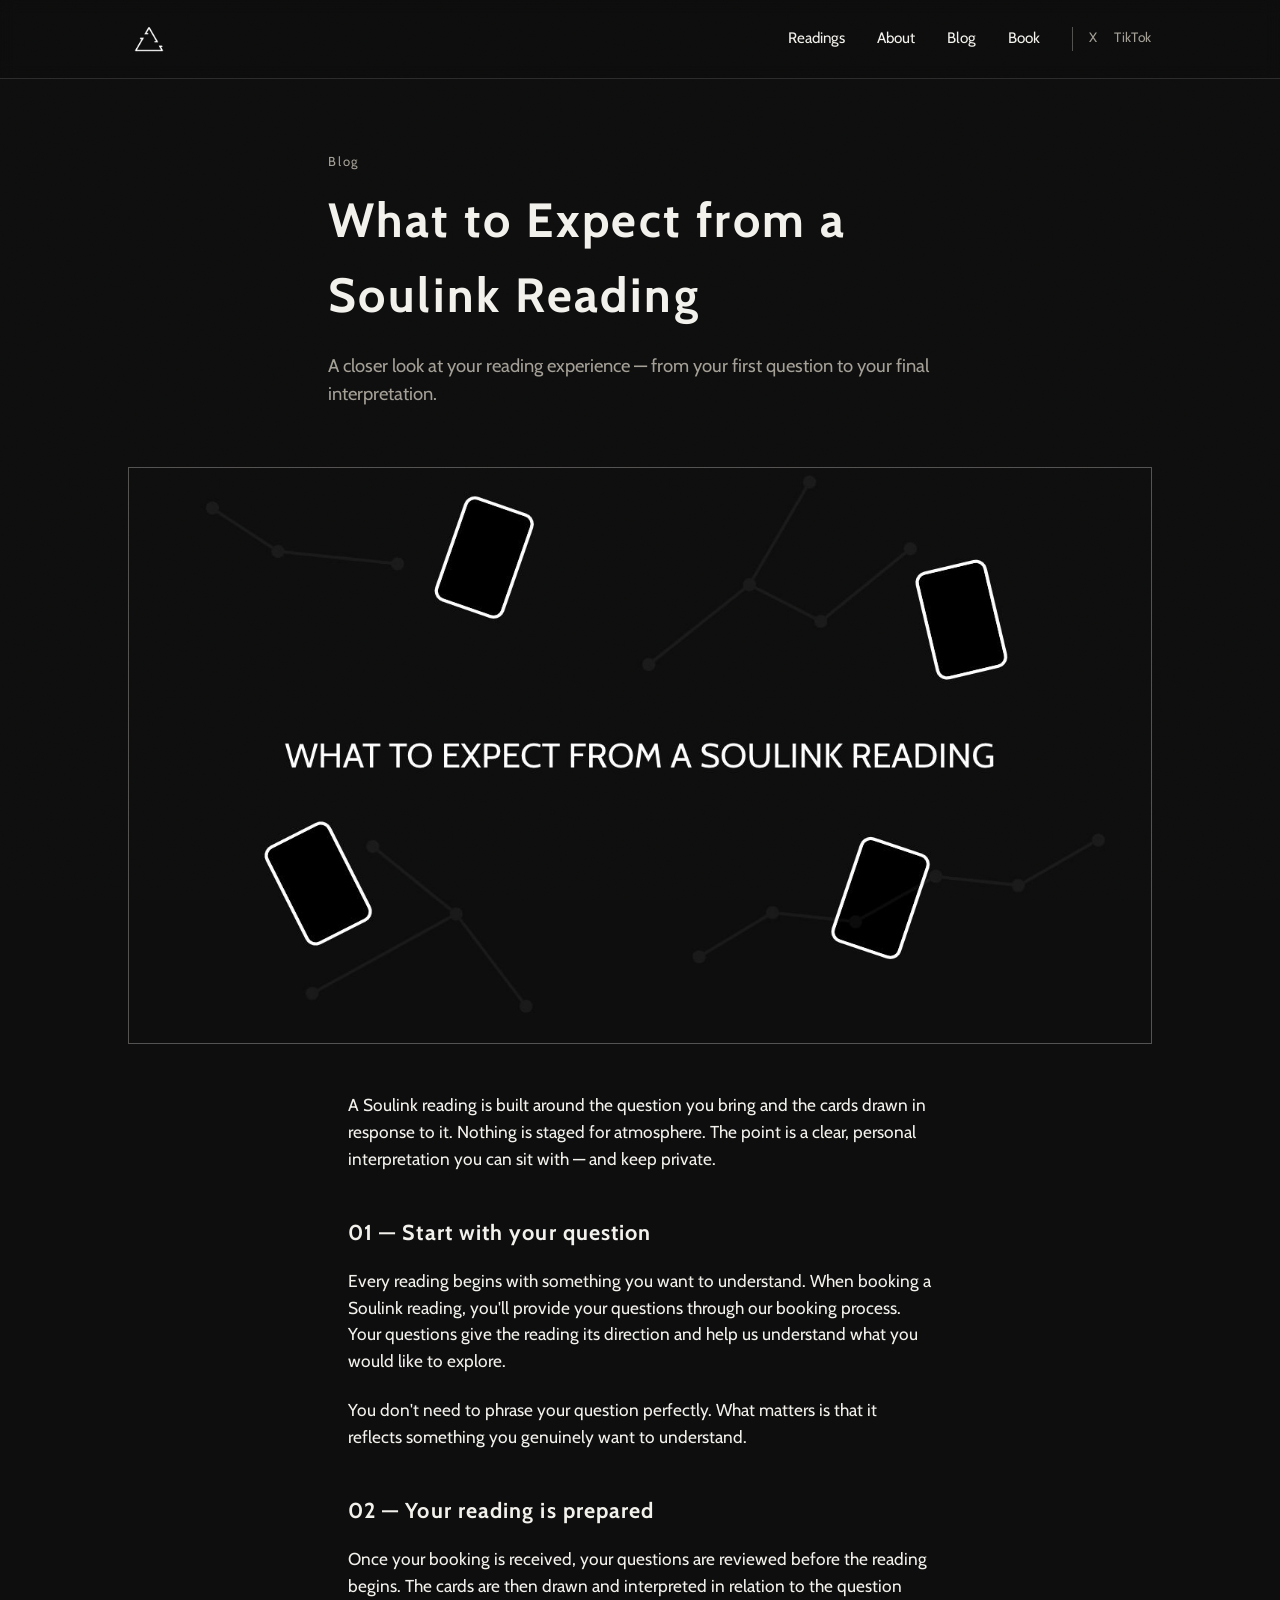
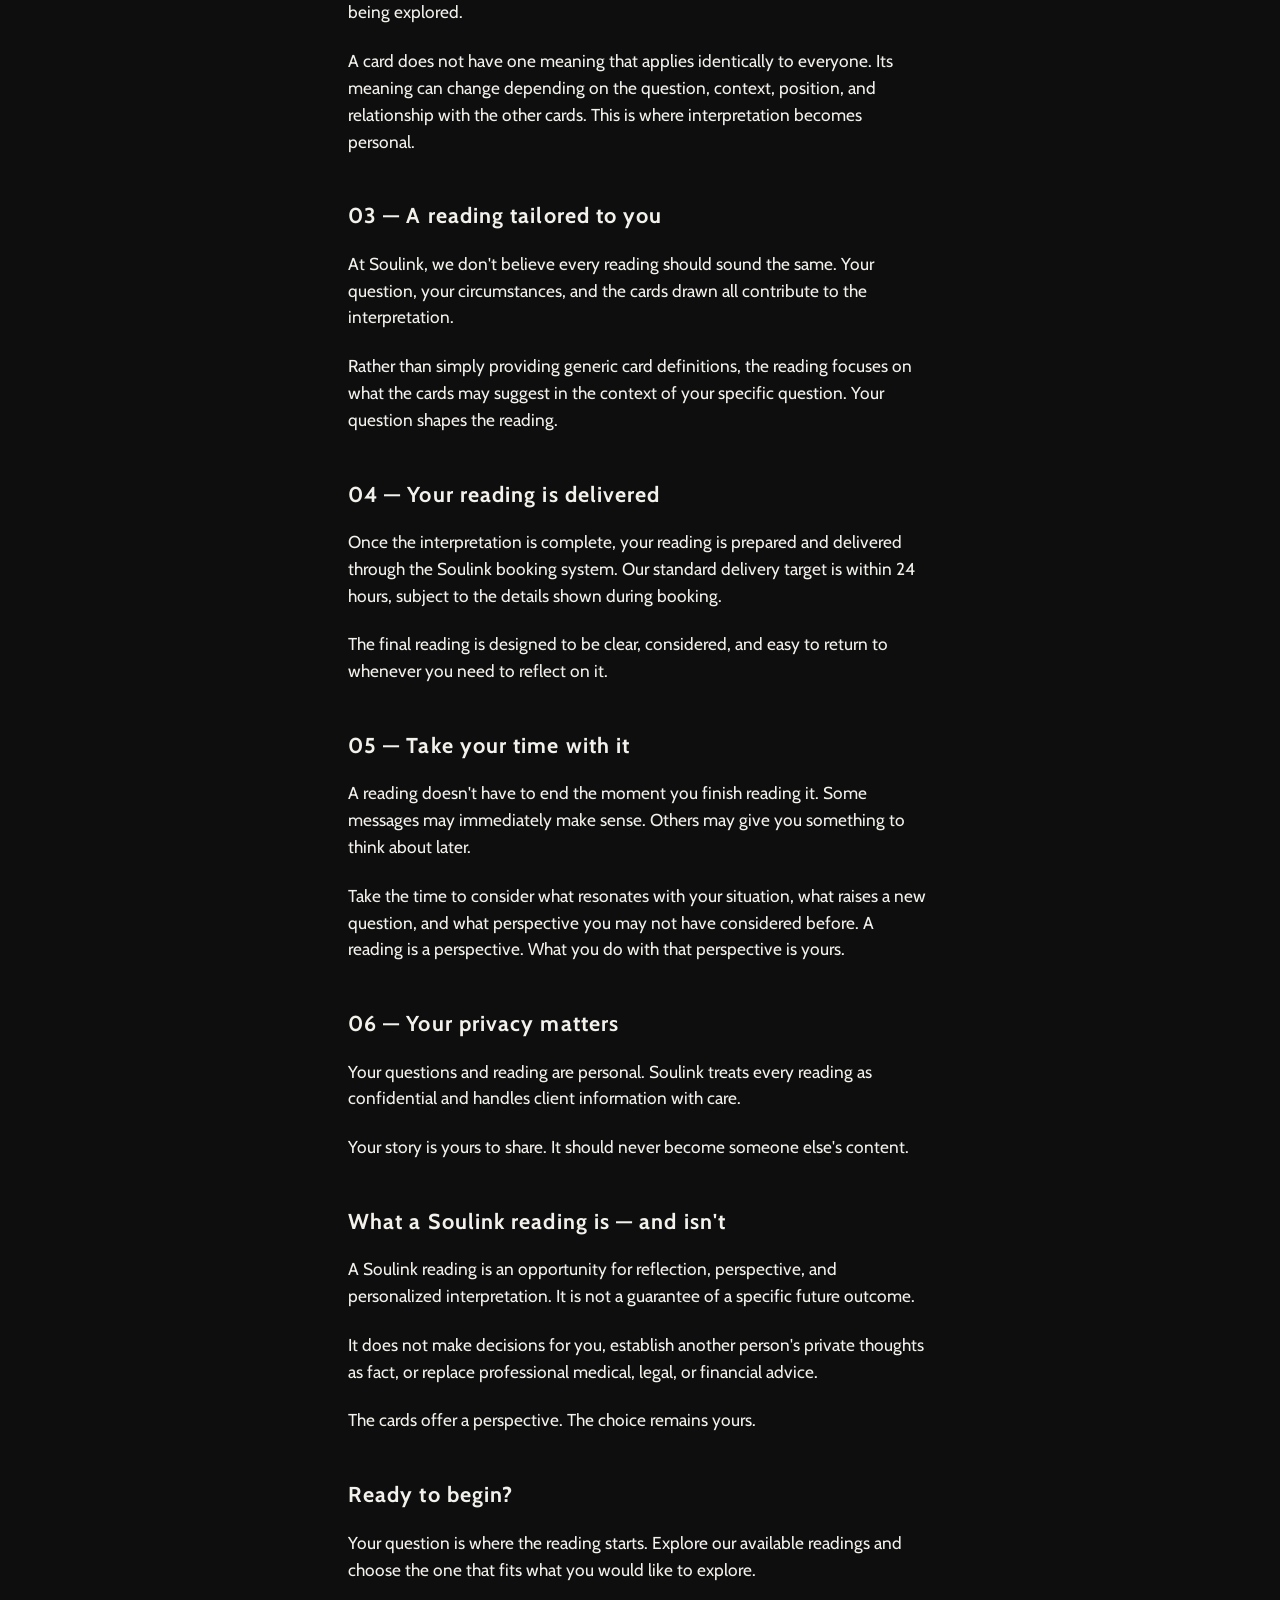
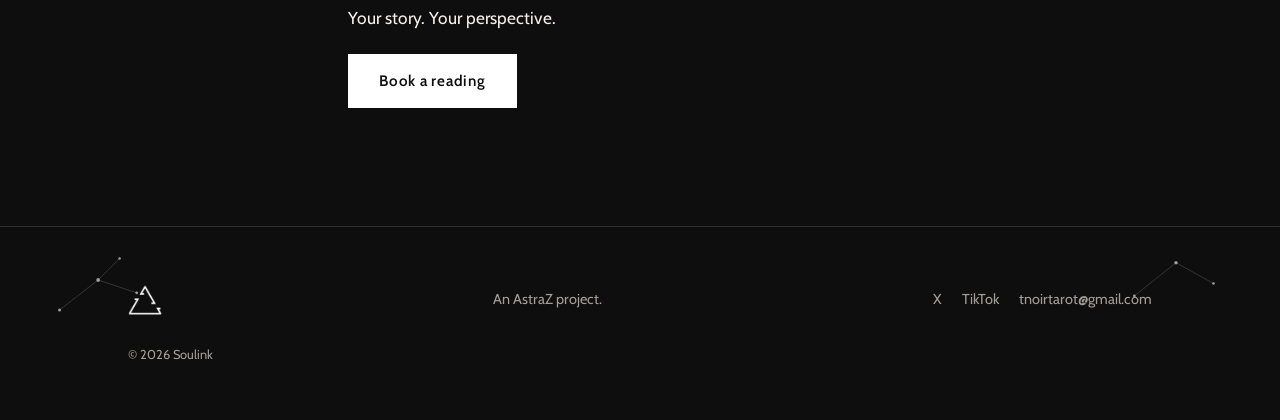
<file: blog/what-to-expect-from-a-tnoir-reading.html>
<!DOCTYPE html>
<html lang="en">
<head>
    <meta charset="UTF-8">
    <meta name="viewport" content="width=device-width, initial-scale=1.0">
    <title>What to Expect from a Soulink Reading — Blog</title>
    <meta name="description" content="A closer look at the Soulink reading experience — from your first question to your final interpretation, delivery, and privacy.">

    <link rel="icon" type="image/png" href="../favicon.png">

    <link rel="preconnect" href="https://fonts.googleapis.com">
    <link rel="preconnect" href="https://fonts.gstatic.com" crossorigin>
    <link href="https://fonts.googleapis.com/css2?family=Cabin:ital,wght@0,400;0,500;0,600;0,700;1,400&display=swap" rel="stylesheet">

    <link rel="stylesheet" href="../style.css">
</head>
<body>

<div class="grain" aria-hidden="true"></div>

<header class="site-header">
    <div class="wrap header-inner">

        <a href="../index.html" class="logo" aria-label="Soulink — home">
            <img src="../logo-navbar.png" alt="" class="logo-mark">
        </a>

        <button class="nav-toggle" id="navToggle" aria-expanded="false" aria-controls="siteNav" aria-label="Toggle menu">
            <span></span><span></span><span></span>
        </button>

        <nav class="site-nav" id="siteNav">
            <a href="../index.html#readings">Readings</a>
            <a href="../index.html#about">About</a>
            <a href="index.html">Blog</a>
            <a href="../index.html#book">Book</a>
            <div class="nav-social">
                <a href="https://x.com/Soulink_HQ" target="_blank" rel="noopener noreferrer">X</a>
                <a href="https://www.tiktok.com/@tnoir.tarot" target="_blank" rel="noopener noreferrer">TikTok</a>
            </div>
        </nav>

    </div>
</header>

<main>
    <article class="post">

        <div class="wrap post-header">
            <p class="section-label"><a href="index.html">Blog</a></p>
            <h1 class="post-title">What to Expect from a Soulink Reading</h1>
            <p class="post-standfirst">A closer look at your reading experience — from your first question to your final interpretation.</p>
        </div>

        <div class="post-cover">
            <img src="../assets/blog/what-to-expect-from-a-tnoir-reading-cover.jpg" alt="">
        </div>

        <div class="wrap post-body">
            <p>A Soulink reading is built around the question you bring and the cards drawn in response to it. Nothing is staged for atmosphere. The point is a clear, personal interpretation you can sit with — and keep private.</p>

            <h2>01 — Start with your question</h2>
            <p>Every reading begins with something you want to understand. When booking a Soulink reading, you'll provide your questions through our booking process. Your questions give the reading its direction and help us understand what you would like to explore.</p>
            <p>You don't need to phrase your question perfectly. What matters is that it reflects something you genuinely want to understand.</p>

            <h2>02 — Your reading is prepared</h2>
            <p>Once your booking is received, your questions are reviewed before the reading begins. The cards are then drawn and interpreted in relation to the question being explored.</p>
            <p>A card does not have one meaning that applies identically to everyone. Its meaning can change depending on the question, context, position, and relationship with the other cards. This is where interpretation becomes personal.</p>

            <h2>03 — A reading tailored to you</h2>
            <p>At Soulink, we don't believe every reading should sound the same. Your question, your circumstances, and the cards drawn all contribute to the interpretation.</p>
            <p>Rather than simply providing generic card definitions, the reading focuses on what the cards may suggest in the context of your specific question. Your question shapes the reading.</p>

            <h2>04 — Your reading is delivered</h2>
            <p>Once the interpretation is complete, your reading is prepared and delivered through the Soulink booking system. Our standard delivery target is within 24 hours, subject to the details shown during booking.</p>
            <p>The final reading is designed to be clear, considered, and easy to return to whenever you need to reflect on it.</p>

            <h2>05 — Take your time with it</h2>
            <p>A reading doesn't have to end the moment you finish reading it. Some messages may immediately make sense. Others may give you something to think about later.</p>
            <p>Take the time to consider what resonates with your situation, what raises a new question, and what perspective you may not have considered before. A reading is a perspective. What you do with that perspective is yours.</p>

            <h2>06 — Your privacy matters</h2>
            <p>Your questions and reading are personal. Soulink treats every reading as confidential and handles client information with care.</p>
            <p>Your story is yours to share. It should never become someone else's content.</p>

            <h2>What a Soulink reading is — and isn't</h2>
            <p>A Soulink reading is an opportunity for reflection, perspective, and personalized interpretation. It is not a guarantee of a specific future outcome.</p>
            <p>It does not make decisions for you, establish another person's private thoughts as fact, or replace professional medical, legal, or financial advice.</p>
            <p>The cards offer a perspective. The choice remains yours.</p>

            <h2>Ready to begin?</h2>
            <p>Your question is where the reading starts. Explore our available readings and choose the one that fits what you would like to explore.</p>
            <p>Your story. Your perspective.</p>

            <p class="post-cta"><a href="../index.html#book" class="btn btn-primary">Book a reading</a></p>
        </div>

    </article>
</main>

<footer class="site-footer">
    <div class="footer-stars" aria-hidden="true">
        <svg class="constellation" style="--x:4%; --y:12%; --w:120px;" viewBox="0 0 140 90">
            <g class="constellation-lines">
                <line x1="10" y1="70" x2="55" y2="35"/>
                <line x1="55" y1="35" x2="100" y2="50"/>
                <line x1="55" y1="35" x2="80" y2="10"/>
            </g>
            <circle class="star" cx="10" cy="70" r="1.8" style="--delay:0.2s; --dur:4s;"/>
            <circle class="star" cx="55" cy="35" r="2.2" style="--delay:1s; --dur:3.6s;"/>
            <circle class="star" cx="100" cy="50" r="1.7" style="--delay:1.8s; --dur:4.4s;"/>
            <circle class="star" cx="80" cy="10" r="1.5" style="--delay:0.6s; --dur:4.1s;"/>
        </svg>

        <svg class="constellation" style="--x:88%; --y:10%; --w:100px;" viewBox="0 0 120 80">
            <g class="constellation-lines">
                <line x1="10" y1="60" x2="60" y2="20"/>
                <line x1="60" y1="20" x2="105" y2="45"/>
            </g>
            <circle class="star" cx="10" cy="60" r="1.7" style="--delay:0.4s; --dur:3.9s;"/>
            <circle class="star" cx="60" cy="20" r="2.1" style="--delay:1.4s; --dur:4.3s;"/>
            <circle class="star" cx="105" cy="45" r="1.6" style="--delay:2s; --dur:3.7s;"/>
        </svg>
    </div>

    <div class="wrap footer-inner">
        <img src="../logo-footer.png" alt="Soulink" class="footer-mark">
        <p class="footer-tagline">An AstraZ project.</p>
        <div class="footer-links">
            <a href="https://x.com/Soulink_HQ" target="_blank" rel="noopener noreferrer">X</a>
            <a href="https://www.tiktok.com/@tnoir.tarot" target="_blank" rel="noopener noreferrer">TikTok</a>
            <a href="mailto:tnoirtarot@gmail.com">tnoirtarot@gmail.com</a>
        </div>
        <p class="footer-copy">© <span id="year"></span> Soulink</p>
    </div>
</footer>

<script src="../script.js" defer></script>
</body>
</html>
</file>
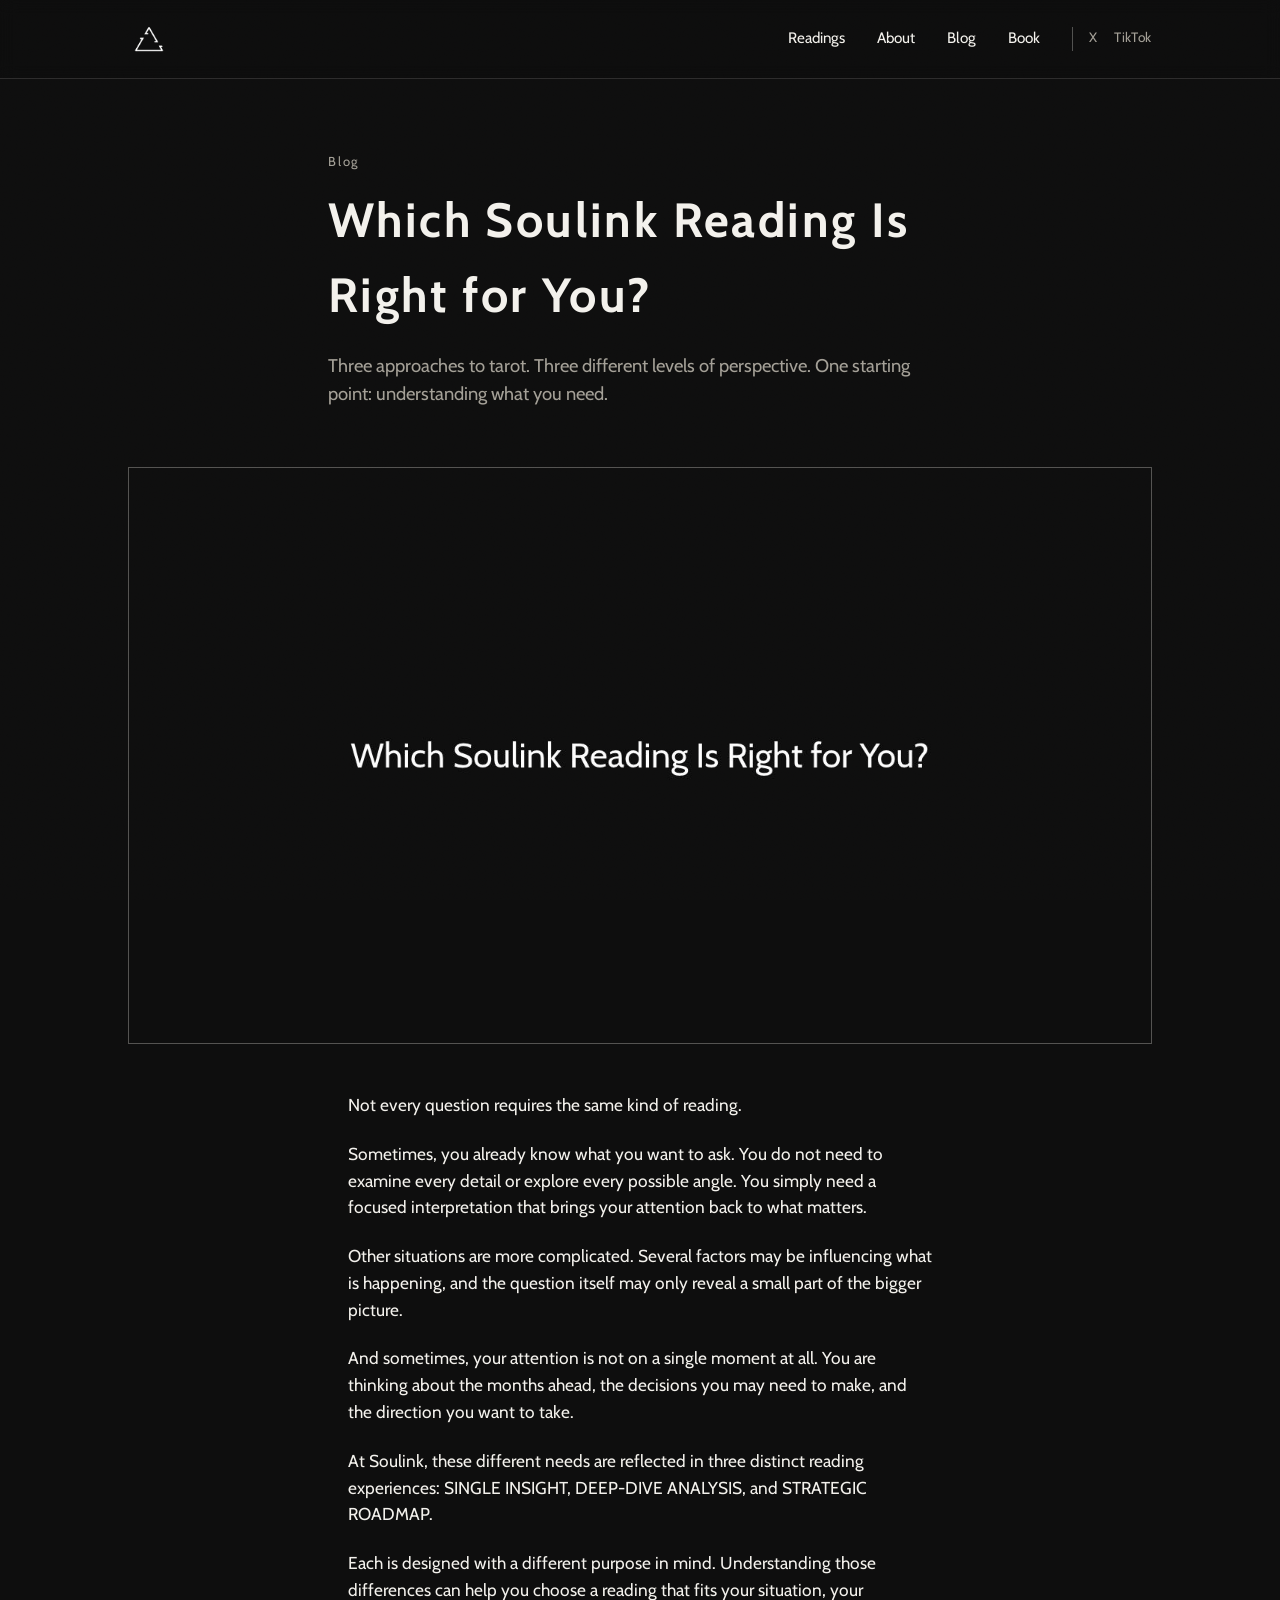
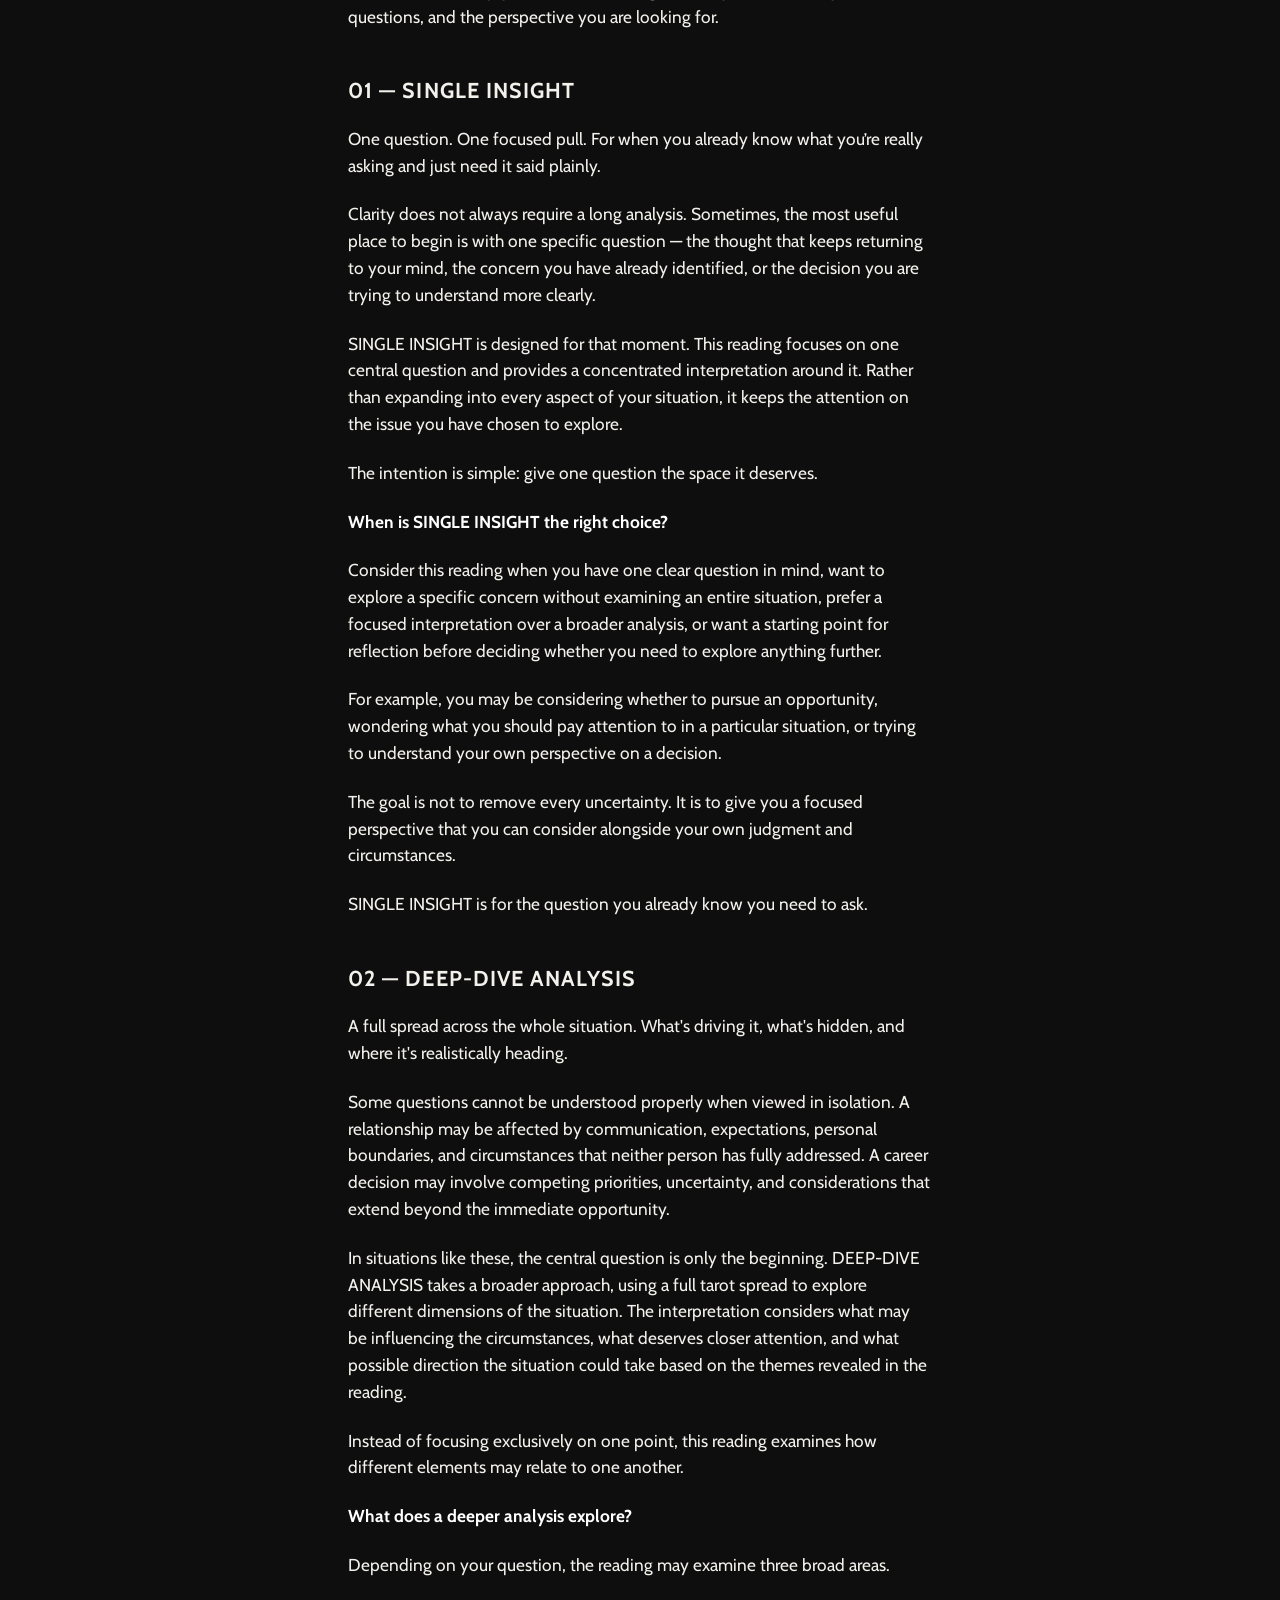
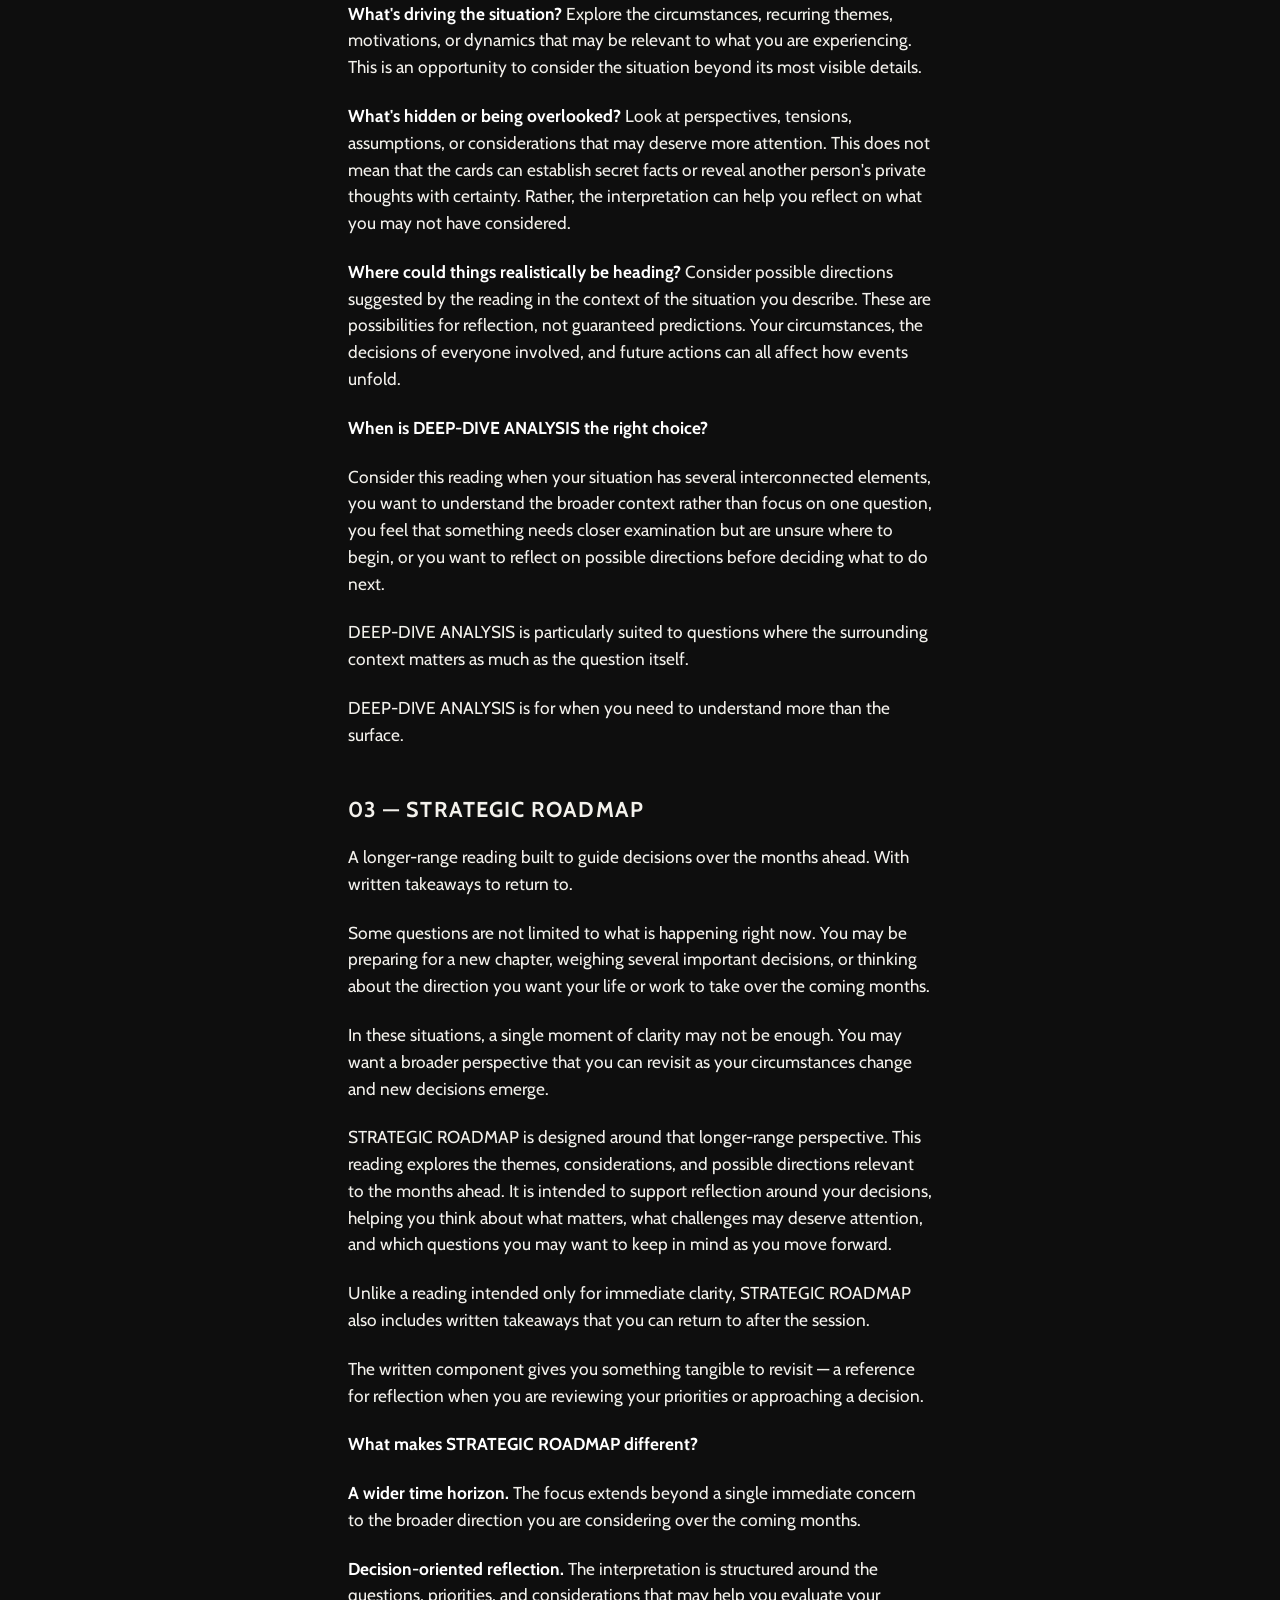
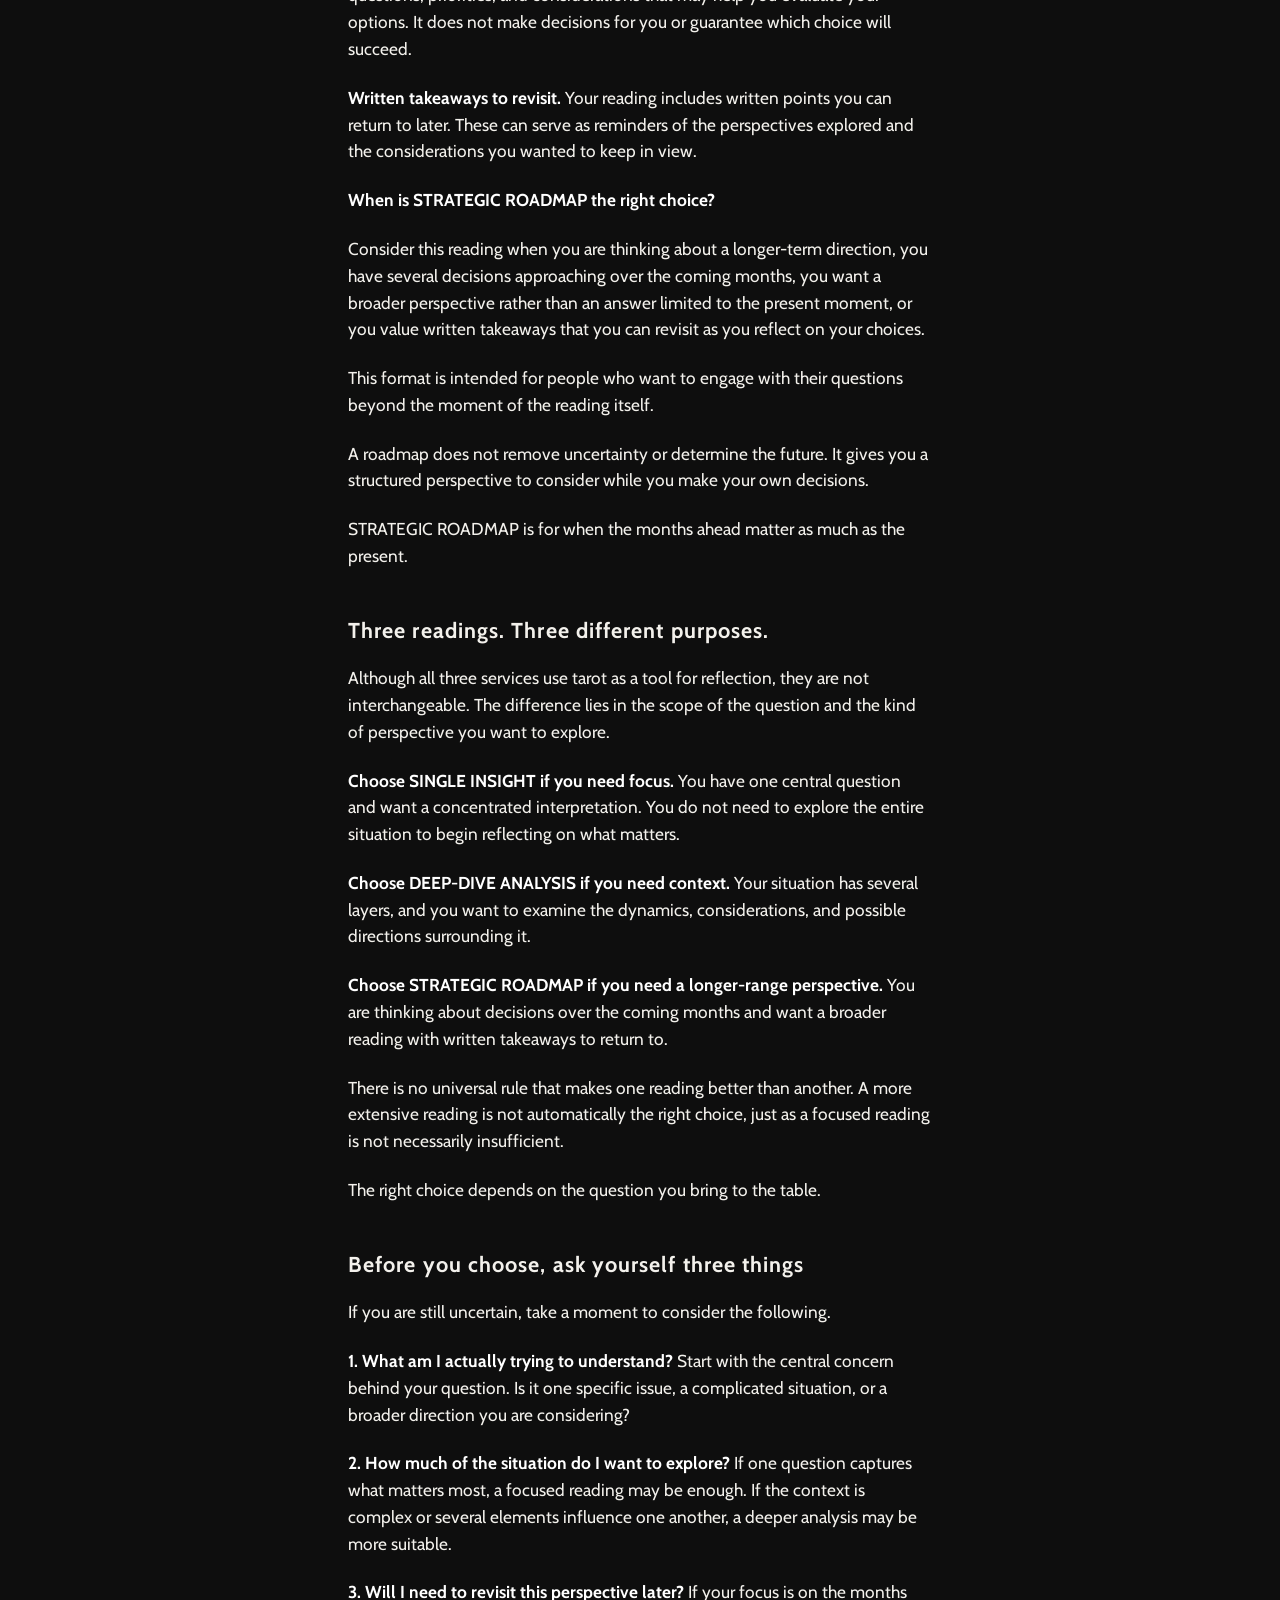
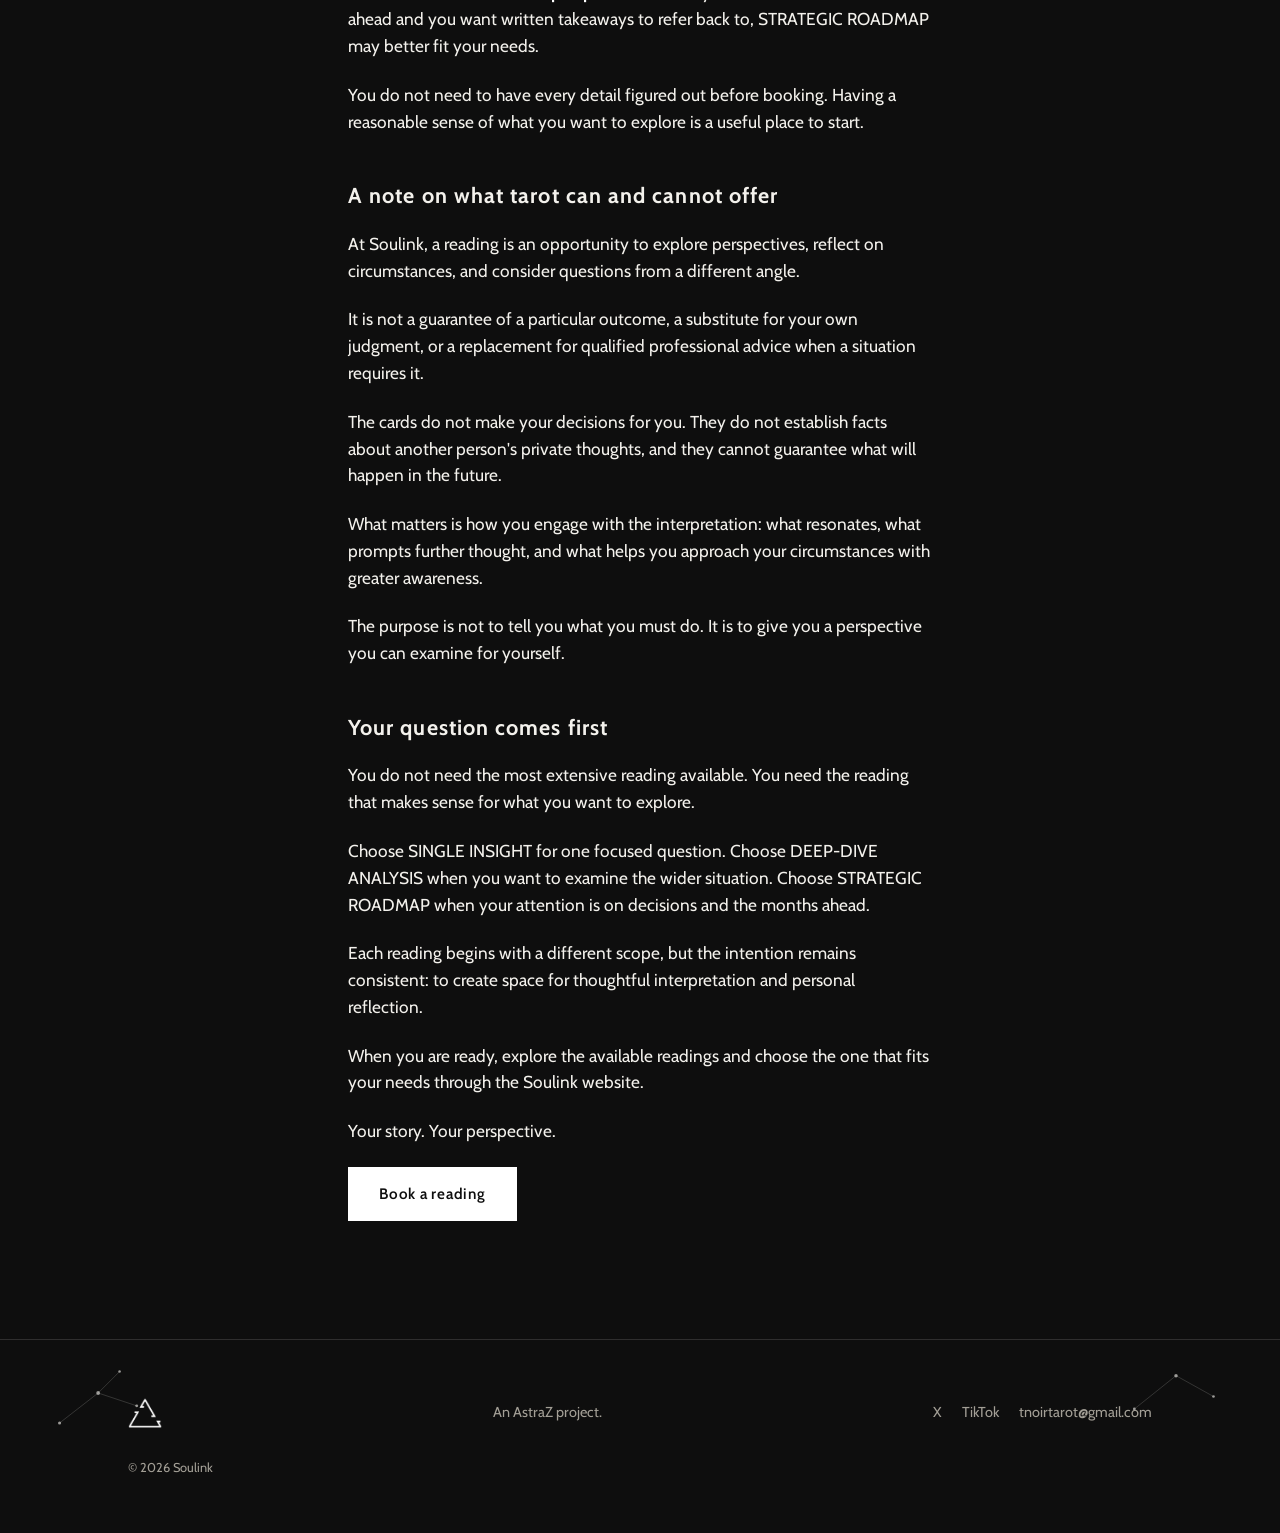
<file: blog/which-tnoir-reading-is-right-for-you.html>
<!DOCTYPE html>
<html lang="en">
<head>
    <meta charset="UTF-8">
    <meta name="viewport" content="width=device-width, initial-scale=1.0">
    <title>Which Soulink Reading Is Right for You? — Blog</title>
    <meta name="description" content="Compare SINGLE INSIGHT, DEEP-DIVE ANALYSIS, and STRATEGIC ROADMAP to find the Soulink reading that fits your questions and goals.">

    <link rel="icon" type="image/png" href="../favicon.png">

    <link rel="preconnect" href="https://fonts.googleapis.com">
    <link rel="preconnect" href="https://fonts.gstatic.com" crossorigin>
    <link href="https://fonts.googleapis.com/css2?family=Cabin:ital,wght@0,400;0,500;0,600;0,700;1,400&display=swap" rel="stylesheet">

    <link rel="stylesheet" href="../style.css">
</head>
<body>

<div class="grain" aria-hidden="true"></div>

<header class="site-header">
    <div class="wrap header-inner">

        <a href="../index.html" class="logo" aria-label="Soulink — home">
            <img src="../logo-navbar.png" alt="" class="logo-mark">
        </a>

        <button class="nav-toggle" id="navToggle" aria-expanded="false" aria-controls="siteNav" aria-label="Toggle menu">
            <span></span><span></span><span></span>
        </button>

        <nav class="site-nav" id="siteNav">
            <a href="../index.html#readings">Readings</a>
            <a href="../index.html#about">About</a>
            <a href="index.html">Blog</a>
            <a href="../index.html#book">Book</a>
            <div class="nav-social">
                <a href="https://x.com/Soulink_HQ" target="_blank" rel="noopener noreferrer">X</a>
                <a href="https://www.tiktok.com/@tnoir.tarot" target="_blank" rel="noopener noreferrer">TikTok</a>
            </div>
        </nav>

    </div>
</header>

<main>
    <article class="post">

        <div class="wrap post-header">
            <p class="section-label"><a href="index.html">Blog</a></p>
            <h1 class="post-title">Which Soulink Reading Is Right for You?</h1>
            <p class="post-standfirst">Three approaches to tarot. Three different levels of perspective. One starting point: understanding what you need.</p>
        </div>

        <div class="post-cover">
            <img src="../assets/blog/which-tnoir-reading-is-right-for-you-cover.jpg" alt="">
        </div>

        <div class="wrap post-body">
            <p>Not every question requires the same kind of reading.</p>
            <p>Sometimes, you already know what you want to ask. You do not need to examine every detail or explore every possible angle. You simply need a focused interpretation that brings your attention back to what matters.</p>
            <p>Other situations are more complicated. Several factors may be influencing what is happening, and the question itself may only reveal a small part of the bigger picture.</p>
            <p>And sometimes, your attention is not on a single moment at all. You are thinking about the months ahead, the decisions you may need to make, and the direction you want to take.</p>
            <p>At Soulink, these different needs are reflected in three distinct reading experiences: SINGLE INSIGHT, DEEP-DIVE ANALYSIS, and STRATEGIC ROADMAP.</p>
            <p>Each is designed with a different purpose in mind. Understanding those differences can help you choose a reading that fits your situation, your questions, and the perspective you are looking for.</p>

            <h2>01 — SINGLE INSIGHT</h2>
            <p>One question. One focused pull. For when you already know what you’re really asking and just need it said plainly.</p>
            <p>Clarity does not always require a long analysis. Sometimes, the most useful place to begin is with one specific question — the thought that keeps returning to your mind, the concern you have already identified, or the decision you are trying to understand more clearly.</p>
            <p>SINGLE INSIGHT is designed for that moment. This reading focuses on one central question and provides a concentrated interpretation around it. Rather than expanding into every aspect of your situation, it keeps the attention on the issue you have chosen to explore.</p>
            <p>The intention is simple: give one question the space it deserves.</p>
            <p><strong>When is SINGLE INSIGHT the right choice?</strong></p>
            <p>Consider this reading when you have one clear question in mind, want to explore a specific concern without examining an entire situation, prefer a focused interpretation over a broader analysis, or want a starting point for reflection before deciding whether you need to explore anything further.</p>
            <p>For example, you may be considering whether to pursue an opportunity, wondering what you should pay attention to in a particular situation, or trying to understand your own perspective on a decision.</p>
            <p>The goal is not to remove every uncertainty. It is to give you a focused perspective that you can consider alongside your own judgment and circumstances.</p>
            <p>SINGLE INSIGHT is for the question you already know you need to ask.</p>

            <h2>02 — DEEP-DIVE ANALYSIS</h2>
            <p>A full spread across the whole situation. What's driving it, what's hidden, and where it's realistically heading.</p>
            <p>Some questions cannot be understood properly when viewed in isolation. A relationship may be affected by communication, expectations, personal boundaries, and circumstances that neither person has fully addressed. A career decision may involve competing priorities, uncertainty, and considerations that extend beyond the immediate opportunity.</p>
            <p>In situations like these, the central question is only the beginning. DEEP-DIVE ANALYSIS takes a broader approach, using a full tarot spread to explore different dimensions of the situation. The interpretation considers what may be influencing the circumstances, what deserves closer attention, and what possible direction the situation could take based on the themes revealed in the reading.</p>
            <p>Instead of focusing exclusively on one point, this reading examines how different elements may relate to one another.</p>
            <p><strong>What does a deeper analysis explore?</strong></p>
            <p>Depending on your question, the reading may examine three broad areas.</p>
            <p><strong>What's driving the situation?</strong> Explore the circumstances, recurring themes, motivations, or dynamics that may be relevant to what you are experiencing. This is an opportunity to consider the situation beyond its most visible details.</p>
            <p><strong>What's hidden or being overlooked?</strong> Look at perspectives, tensions, assumptions, or considerations that may deserve more attention. This does not mean that the cards can establish secret facts or reveal another person's private thoughts with certainty. Rather, the interpretation can help you reflect on what you may not have considered.</p>
            <p><strong>Where could things realistically be heading?</strong> Consider possible directions suggested by the reading in the context of the situation you describe. These are possibilities for reflection, not guaranteed predictions. Your circumstances, the decisions of everyone involved, and future actions can all affect how events unfold.</p>
            <p><strong>When is DEEP-DIVE ANALYSIS the right choice?</strong></p>
            <p>Consider this reading when your situation has several interconnected elements, you want to understand the broader context rather than focus on one question, you feel that something needs closer examination but are unsure where to begin, or you want to reflect on possible directions before deciding what to do next.</p>
            <p>DEEP-DIVE ANALYSIS is particularly suited to questions where the surrounding context matters as much as the question itself.</p>
            <p>DEEP-DIVE ANALYSIS is for when you need to understand more than the surface.</p>

            <h2>03 — STRATEGIC ROADMAP</h2>
            <p>A longer-range reading built to guide decisions over the months ahead. With written takeaways to return to.</p>
            <p>Some questions are not limited to what is happening right now. You may be preparing for a new chapter, weighing several important decisions, or thinking about the direction you want your life or work to take over the coming months.</p>
            <p>In these situations, a single moment of clarity may not be enough. You may want a broader perspective that you can revisit as your circumstances change and new decisions emerge.</p>
            <p>STRATEGIC ROADMAP is designed around that longer-range perspective. This reading explores the themes, considerations, and possible directions relevant to the months ahead. It is intended to support reflection around your decisions, helping you think about what matters, what challenges may deserve attention, and which questions you may want to keep in mind as you move forward.</p>
            <p>Unlike a reading intended only for immediate clarity, STRATEGIC ROADMAP also includes written takeaways that you can return to after the session.</p>
            <p>The written component gives you something tangible to revisit — a reference for reflection when you are reviewing your priorities or approaching a decision.</p>
            <p><strong>What makes STRATEGIC ROADMAP different?</strong></p>
            <p><strong>A wider time horizon.</strong> The focus extends beyond a single immediate concern to the broader direction you are considering over the coming months.</p>
            <p><strong>Decision-oriented reflection.</strong> The interpretation is structured around the questions, priorities, and considerations that may help you evaluate your options. It does not make decisions for you or guarantee which choice will succeed.</p>
            <p><strong>Written takeaways to revisit.</strong> Your reading includes written points you can return to later. These can serve as reminders of the perspectives explored and the considerations you wanted to keep in view.</p>
            <p><strong>When is STRATEGIC ROADMAP the right choice?</strong></p>
            <p>Consider this reading when you are thinking about a longer-term direction, you have several decisions approaching over the coming months, you want a broader perspective rather than an answer limited to the present moment, or you value written takeaways that you can revisit as you reflect on your choices.</p>
            <p>This format is intended for people who want to engage with their questions beyond the moment of the reading itself.</p>
            <p>A roadmap does not remove uncertainty or determine the future. It gives you a structured perspective to consider while you make your own decisions.</p>
            <p>STRATEGIC ROADMAP is for when the months ahead matter as much as the present.</p>

            <h2>Three readings. Three different purposes.</h2>
            <p>Although all three services use tarot as a tool for reflection, they are not interchangeable. The difference lies in the scope of the question and the kind of perspective you want to explore.</p>
            <p><strong>Choose SINGLE INSIGHT if you need focus.</strong> You have one central question and want a concentrated interpretation. You do not need to explore the entire situation to begin reflecting on what matters.</p>
            <p><strong>Choose DEEP-DIVE ANALYSIS if you need context.</strong> Your situation has several layers, and you want to examine the dynamics, considerations, and possible directions surrounding it.</p>
            <p><strong>Choose STRATEGIC ROADMAP if you need a longer-range perspective.</strong> You are thinking about decisions over the coming months and want a broader reading with written takeaways to return to.</p>
            <p>There is no universal rule that makes one reading better than another. A more extensive reading is not automatically the right choice, just as a focused reading is not necessarily insufficient.</p>
            <p>The right choice depends on the question you bring to the table.</p>

            <h2>Before you choose, ask yourself three things</h2>
            <p>If you are still uncertain, take a moment to consider the following.</p>
            <p><strong>1. What am I actually trying to understand?</strong> Start with the central concern behind your question. Is it one specific issue, a complicated situation, or a broader direction you are considering?</p>
            <p><strong>2. How much of the situation do I want to explore?</strong> If one question captures what matters most, a focused reading may be enough. If the context is complex or several elements influence one another, a deeper analysis may be more suitable.</p>
            <p><strong>3. Will I need to revisit this perspective later?</strong> If your focus is on the months ahead and you want written takeaways to refer back to, STRATEGIC ROADMAP may better fit your needs.</p>
            <p>You do not need to have every detail figured out before booking. Having a reasonable sense of what you want to explore is a useful place to start.</p>

            <h2>A note on what tarot can and cannot offer</h2>
            <p>At Soulink, a reading is an opportunity to explore perspectives, reflect on circumstances, and consider questions from a different angle.</p>
            <p>It is not a guarantee of a particular outcome, a substitute for your own judgment, or a replacement for qualified professional advice when a situation requires it.</p>
            <p>The cards do not make your decisions for you. They do not establish facts about another person's private thoughts, and they cannot guarantee what will happen in the future.</p>
            <p>What matters is how you engage with the interpretation: what resonates, what prompts further thought, and what helps you approach your circumstances with greater awareness.</p>
            <p>The purpose is not to tell you what you must do. It is to give you a perspective you can examine for yourself.</p>

            <h2>Your question comes first</h2>
            <p>You do not need the most extensive reading available. You need the reading that makes sense for what you want to explore.</p>
            <p>Choose SINGLE INSIGHT for one focused question. Choose DEEP-DIVE ANALYSIS when you want to examine the wider situation. Choose STRATEGIC ROADMAP when your attention is on decisions and the months ahead.</p>
            <p>Each reading begins with a different scope, but the intention remains consistent: to create space for thoughtful interpretation and personal reflection.</p>
            <p>When you are ready, explore the available readings and choose the one that fits your needs through the Soulink website.</p>
            <p>Your story. Your perspective.</p>

            <p class="post-cta"><a href="../index.html#book" class="btn btn-primary">Book a reading</a></p>
        </div>

    </article>
</main>

<footer class="site-footer">
    <div class="footer-stars" aria-hidden="true">
        <svg class="constellation" style="--x:4%; --y:12%; --w:120px;" viewBox="0 0 140 90">
            <g class="constellation-lines">
                <line x1="10" y1="70" x2="55" y2="35"/>
                <line x1="55" y1="35" x2="100" y2="50"/>
                <line x1="55" y1="35" x2="80" y2="10"/>
            </g>
            <circle class="star" cx="10" cy="70" r="1.8" style="--delay:0.2s; --dur:4s;"/>
            <circle class="star" cx="55" cy="35" r="2.2" style="--delay:1s; --dur:3.6s;"/>
            <circle class="star" cx="100" cy="50" r="1.7" style="--delay:1.8s; --dur:4.4s;"/>
            <circle class="star" cx="80" cy="10" r="1.5" style="--delay:0.6s; --dur:4.1s;"/>
        </svg>

        <svg class="constellation" style="--x:88%; --y:10%; --w:100px;" viewBox="0 0 120 80">
            <g class="constellation-lines">
                <line x1="10" y1="60" x2="60" y2="20"/>
                <line x1="60" y1="20" x2="105" y2="45"/>
            </g>
            <circle class="star" cx="10" cy="60" r="1.7" style="--delay:0.4s; --dur:3.9s;"/>
            <circle class="star" cx="60" cy="20" r="2.1" style="--delay:1.4s; --dur:4.3s;"/>
            <circle class="star" cx="105" cy="45" r="1.6" style="--delay:2s; --dur:3.7s;"/>
        </svg>
    </div>

    <div class="wrap footer-inner">
        <img src="../logo-footer.png" alt="Soulink" class="footer-mark">
        <p class="footer-tagline">An AstraZ project.</p>
        <div class="footer-links">
            <a href="https://x.com/Soulink_HQ" target="_blank" rel="noopener noreferrer">X</a>
            <a href="https://www.tiktok.com/@tnoir.tarot" target="_blank" rel="noopener noreferrer">TikTok</a>
            <a href="mailto:tnoirtarot@gmail.com">tnoirtarot@gmail.com</a>
        </div>
        <p class="footer-copy">© <span id="year"></span> Soulink</p>
    </div>
</footer>

<script src="../script.js" defer></script>
</body>
</html>
</file>
<file: style.css>
/* ==========================================================================
   Soulink — stylesheet
   Palette: near-black ground, warm-white ink, no colour accent (by design).
   Typeface: Cabin, used at varying weight and tracking for hierarchy.
   ========================================================================== */

:root {
    --bg: #0e0e0e;
    --bg-raised: #0e0e0e;
    --hairline: rgba(243, 241, 236, 0.14);
    --hairline-strong: rgba(243, 241, 236, 0.3);
    --fg: #f3f1ec;
    --fg-strong: #ffffff;
    --fg-muted: #a39f96;

    --font: "Cabin", -apple-system, BlinkMacSystemFont, "Segoe UI", sans-serif;

    --maxw: 1120px;
    --pad: clamp(20px, 5vw, 48px);

    --tracking-wide: 0.05em;
    --tracking-wider: 0.14em;
}

* { box-sizing: border-box; }

html {
    scroll-behavior: smooth;
}

body {
    margin: 0;
    background: var(--bg);
    color: var(--fg);
    font-family: var(--font);
    font-size: 16px;
    line-height: 1.55;
    -webkit-font-smoothing: antialiased;
}

img, svg { display: block; max-width: 100%; }

a {
    color: inherit;
    text-decoration: none;
}

ul { margin: 0; padding: 0; list-style: none; }

button {
    font-family: inherit;
    cursor: pointer;
    background: none;
    border: none;
    color: inherit;
}

input, select, textarea {
    font-family: inherit;
    font-size: 1rem;
    color: var(--fg-strong);
    background: transparent;
}

:focus-visible {
    outline: 1.5px solid var(--fg-strong);
    outline-offset: 3px;
}

@media (prefers-reduced-motion: reduce) {
    html { scroll-behavior: auto; }
    * { animation-duration: 0.001ms !important; animation-iteration-count: 1 !important; transition-duration: 0.001ms !important; }
}

.wrap {
    max-width: var(--maxw);
    margin-inline: auto;
    padding-inline: var(--pad);
}

/* Film-grain overlay: one deliberate atmosphere touch, applied once, site-wide */
.grain {
    position: fixed;
    inset: 0;
    z-index: 999;
    pointer-events: none;
    opacity: 0.045;
    mix-blend-mode: overlay;
    background-image: url("data:image/svg+xml,%3Csvg xmlns='http://www.w3.org/2000/svg' width='150' height='150'%3E%3Cfilter id='n'%3E%3CfeTurbulence type='fractalNoise' baseFrequency='0.85' numOctaves='2' stitchTiles='stitch'/%3E%3C/filter%3E%3Crect width='100%25' height='100%25' filter='url(%23n)'/%3E%3C/svg%3E");
}

.eyebrow,
.section-label {
    font-size: 0.8125rem;
    letter-spacing: var(--tracking-wider);
    color: var(--fg-muted);
    margin: 0 0 12px;
}

.section-title {
    font-size: clamp(1.6rem, 3vw, 2.25rem);
    font-weight: 600;
    letter-spacing: var(--tracking-wide);
    margin: 0 0 40px;
}

.btn {
    display: inline-block;
    padding: 14px 30px;
    font-size: 0.95rem;
    font-weight: 600;
    letter-spacing: var(--tracking-wide);
    border: 1px solid var(--fg-strong);
    transition: background 0.2s ease, color 0.2s ease;
}

.btn-primary {
    background: var(--fg-strong);
    color: var(--bg);
}

.btn-primary:hover,
.btn-primary:focus-visible {
    background: transparent;
    color: var(--fg-strong);
}

/* ---------- Header ---------- */

.site-header {
    position: sticky;
    top: 0;
    z-index: 100;
    background: rgba(14, 14, 14, 0.85);
    backdrop-filter: blur(8px);
    border-bottom: 1px solid var(--hairline);
}

.header-inner {
    display: flex;
    align-items: center;
    justify-content: space-between;
    padding-block: 18px;
}

.logo {
    display: flex;
    align-items: center;
    gap: 14px;
}

.logo-mark { height: 42px; width: auto; flex-shrink: 0; }

.site-nav {
    display: flex;
    align-items: center;
    gap: 32px;
}

.site-nav a {
    font-size: 0.95rem;
    color: var(--fg);
    border-bottom: 1px solid transparent;
    padding-bottom: 2px;
    transition: border-color 0.2s ease, color 0.2s ease;
}

.site-nav a:hover,
.site-nav a:focus-visible {
    border-color: var(--fg-strong);
}

.nav-social {
    display: flex;
    gap: 16px;
    padding-left: 16px;
    border-left: 1px solid var(--hairline-strong);
}

.nav-social a {
    font-size: 0.85rem;
    letter-spacing: var(--tracking-wide);
    color: var(--fg-muted);
}

.nav-social a:hover,
.nav-social a:focus-visible { color: var(--fg-strong); }

.nav-toggle {
    display: none;
    flex-direction: column;
    gap: 5px;
    padding: 8px;
}

.nav-toggle span {
    width: 22px;
    height: 1px;
    background: var(--fg-strong);
}

/* ---------- Hero ---------- */

.hero {
    position: relative;
    min-height: 88vh;
    display: flex;
    align-items: center;
    justify-content: center;
    overflow: hidden;
    --spot-x: 50%;
    --spot-y: 34%;
}

.hero-spot {
    position: absolute;
    inset: -20%;
    z-index: 0;
    background: radial-gradient(
            circle at var(--spot-x) var(--spot-y),
            rgba(255, 255, 255, 0.14),
            rgba(255, 255, 255, 0.05) 26%,
            rgba(0, 0, 0, 0) 55%
    );
    animation: flicker 7s ease-in-out infinite;
}

@keyframes flicker {
    0%, 100% { opacity: 1; }
    50% { opacity: 0.82; }
}

/* Faint constellations */

.hero-stars {
    position: absolute;
    inset: 0;
    z-index: 1;
    overflow: hidden;
    pointer-events: none;
    opacity: 0;
    transition: opacity 1.8s ease;
}

.hero-stars.is-visible { opacity: 1; }

.constellation {
    position: absolute;
    left: var(--x);
    top: var(--y);
    width: var(--w, 160px);
    height: auto;
    overflow: visible;
}

.constellation-lines line {
    stroke: rgba(243, 241, 236, 0.2);
    stroke-width: 1;
}

.star {
    fill: rgba(243, 241, 236, 0.6);
    animation: twinkle var(--dur, 4s) ease-in-out var(--delay, 0s) infinite;
}

@keyframes twinkle {
    0%, 100% { opacity: 0.3; }
    50% { opacity: 1; }
}

/* Faint floating cards */

.hero-cards {
    position: absolute;
    inset: 0;
    z-index: 1;
    overflow: hidden;
    pointer-events: none;
    opacity: 0;
    transition: opacity 1.8s ease;
}

.hero-cards.is-visible { opacity: 1; }

.hero-card {
    position: absolute;
    left: var(--x);
    top: var(--y);
    transform: translate(-50%, -50%);
    transition: transform 0.35s ease-out;
}

.hero-orbit {
    display: inline-block;
    width: 0;
    height: 0;
    position: relative;
    animation: orbit-spin var(--orbit-dur, 18s) linear infinite;
}

@keyframes orbit-spin {
    from { transform: rotate(0deg); }
    to { transform: rotate(360deg); }
}

.hero-orbit-offset {
    position: absolute;
    left: 0;
    top: 0;
    animation: orbit-counter var(--orbit-dur, 18s) linear infinite;
}

@keyframes orbit-counter {
    from { transform: translate(var(--radius, 20px), 0) rotate(0deg); }
    to { transform: translate(var(--radius, 20px), 0) rotate(-360deg); }
}

.hero-card-face {
    display: block;
    width: var(--size);
    aspect-ratio: 2 / 3.2;
    border: 1px solid rgba(243, 241, 236, 0.4);
    border-radius: 12%;
    opacity: 0.16;
}

.hero-inner {
    position: relative;
    z-index: 2;
    text-align: center;
    max-width: 720px;
}

.hero-title {
    font-size: clamp(2.75rem, 8vw, 5.5rem);
    font-weight: 700;
    letter-spacing: 0.08em;
    margin: 0 0 24px;
    white-space: nowrap;
}

.hero-sub {
    font-size: clamp(1.05rem, 1.6vw, 1.25rem);
    color: var(--fg-muted);
    max-width: 52ch;
    margin: 0 auto 40px;
}

/* ---------- About ---------- */

.about {
    padding-block: 96px;
    border-top: 1px solid var(--hairline);
}

.about-inner {
    max-width: 680px;
}

.about-text {
    font-size: 1.15rem;
    color: var(--fg);
}

/* ---------- Readings ---------- */

.readings {
    padding-block: 96px;
    border-top: 1px solid var(--hairline);
}

.reading-grid {
    display: grid;
    grid-template-columns: repeat(3, 1fr);
}

.reading {
    padding: 8px 32px 32px;
    border-top: 1px solid var(--hairline-strong);
}

.reading:not(:first-child) {
    border-left: 1px solid var(--hairline);
}

.reading:first-child { padding-left: 0; }
.reading:last-child { padding-right: 0; }

.reading-index {
    display: block;
    font-size: 0.8rem;
    color: var(--fg-muted);
    letter-spacing: var(--tracking-wider);
    margin-top: 24px;
    margin-bottom: 20px;
}

.reading-name {
    font-size: 1.15rem;
    font-weight: 700;
    letter-spacing: var(--tracking-wide);
    margin: 0 0 16px;
}

.reading-desc {
    color: var(--fg-muted);
    margin: 0 0 20px;
    min-height: 84px;
}

.reading-list {
    margin-bottom: 28px;
}

.reading-list li {
    padding: 10px 0;
    border-top: 1px solid var(--hairline);
    font-size: 0.92rem;
}

.reading-list li:last-child { border-bottom: 1px solid var(--hairline); }

.reading-cta {
    font-size: 0.9rem;
    font-weight: 600;
    letter-spacing: var(--tracking-wide);
    padding-bottom: 3px;
    border-bottom: 1px solid var(--fg-muted);
    transition: border-color 0.2s ease, color 0.2s ease;
}

.reading-cta:hover,
.reading-cta:focus-visible {
    color: var(--fg-strong);
    border-color: var(--fg-strong);
}

/* ---------- Book ---------- */

.book {
    padding-block: 96px;
    border-top: 1px solid var(--hairline);
}

.book-inner { max-width: 620px; }

.book-sub {
    color: var(--fg-muted);
    margin: 0 0 48px;
}

.book-sub a { border-bottom: 1px solid var(--fg-muted); }
.book-sub a:hover { border-color: var(--fg-strong); color: var(--fg-strong); }

.booking-form {
    display: grid;
    grid-template-columns: 1fr 1fr;
    gap: 28px 32px;
}

.field { display: flex; flex-direction: column; }
.field-full { grid-column: 1 / -1; }

.field label {
    font-size: 0.8rem;
    letter-spacing: var(--tracking-wide);
    color: var(--fg-muted);
    margin-bottom: 10px;
}

.field input,
.field select,
.field textarea {
    border: none;
    border-bottom: 1px solid var(--hairline-strong);
    padding: 8px 0;
    resize: none;
}

.field select {
    appearance: none;
    -webkit-appearance: none;
    background-image: url("data:image/svg+xml,%3Csvg xmlns='http://www.w3.org/2000/svg' width='12' height='8'%3E%3Cpath d='M1 1l5 5 5-5' stroke='%23a39f96' stroke-width='1.4' fill='none'/%3E%3C/svg%3E");
    background-repeat: no-repeat;
    background-position: right 4px center;
}

.field select option {
    background: var(--bg-raised);
    color: var(--fg);
}

.field input:focus,
.field select:focus,
.field textarea:focus {
    outline: none;
    border-color: var(--fg-strong);
}

.field input::placeholder,
.field textarea::placeholder {
    color: rgba(163, 159, 150, 0.55);
}

.booking-form .btn { grid-column: 1 / -1; justify-self: start; margin-top: 8px; }

/* ---------- Footer ---------- */

.site-footer {
    position: relative;
    overflow: hidden;
    padding-block: 56px;
    border-top: 1px solid var(--hairline);
}

.footer-stars {
    position: absolute;
    inset: 0;
    z-index: 0;
    overflow: hidden;
    pointer-events: none;
}

.footer-inner {
    position: relative;
    z-index: 1;
    display: flex;
    flex-wrap: wrap;
    align-items: center;
    justify-content: space-between;
    gap: 20px;
}

.footer-mark { height: 34px; width: auto; }

.footer-tagline {
    color: var(--fg-muted);
    font-size: 0.9rem;
    margin: 0;
}

.footer-links {
    display: flex;
    gap: 20px;
    font-size: 0.9rem;
}

.footer-links a:hover,
.footer-links a:focus-visible { color: var(--fg-strong); }
.footer-links a { color: var(--fg-muted); }

.footer-copy {
    width: 100%;
    color: var(--fg-muted);
    font-size: 0.8rem;
    margin: 8px 0 0;
}

/* ---------- Blog: listing page ---------- */

.page-intro {
    padding-block: 72px 32px;
}

.page-intro-text {
    color: var(--fg-muted);
    max-width: 56ch;
    font-size: 1.05rem;
}

.blog-list-section {
    padding-block: 32px 96px;
}

.blog-list { display: flex; flex-direction: column; }

.blog-card {
    display: flex;
    gap: 32px;
    padding-block: 40px;
    border-top: 1px solid var(--hairline-strong);
}

.blog-thumb {
    flex: 0 0 260px;
    display: block;
    aspect-ratio: 16 / 10;
    overflow: hidden;
    border: 1px solid var(--hairline-strong);
}

.blog-thumb img {
    width: 100%;
    height: 100%;
    object-fit: cover;
    transition: transform 0.4s ease;
}

.blog-card:hover .blog-thumb img { transform: scale(1.04); }

.blog-card-body { flex: 1; min-width: 0; }

.blog-meta {
    font-size: 0.8rem;
    letter-spacing: var(--tracking-wider);
    color: var(--fg-muted);
    margin: 0 0 12px;
}

.blog-title {
    font-size: 1.4rem;
    font-weight: 700;
    letter-spacing: var(--tracking-wide);
    margin: 0 0 14px;
}

.blog-title a {
    border-bottom: 1px solid transparent;
    transition: border-color 0.2s ease;
}

.blog-title a:hover,
.blog-title a:focus-visible { border-color: var(--fg-strong); }

.blog-excerpt {
    color: var(--fg-muted);
    margin: 0 0 20px;
    max-width: 60ch;
}

/* ---------- Blog: single post ---------- */

.post-header {
    padding-block: 72px 40px;
    max-width: 720px;
}

.post-header .section-label a {
    border-bottom: 1px solid transparent;
    transition: border-color 0.2s ease, color 0.2s ease;
}

.post-header .section-label a:hover,
.post-header .section-label a:focus-visible {
    color: var(--fg-strong);
    border-color: var(--fg-strong);
}

.post-title {
    font-size: clamp(2rem, 4vw, 3rem);
    font-weight: 700;
    letter-spacing: var(--tracking-wide);
    margin: 0 0 20px;
}

.post-standfirst {
    color: var(--fg-muted);
    font-size: 1.15rem;
    max-width: 56ch;
}

.post-cover {
    max-width: var(--maxw);
    margin-inline: auto;
    padding-inline: var(--pad);
}

.post-cover img {
    width: 100%;
    height: auto;
    display: block;
    border: 1px solid var(--hairline-strong);
}

.post-body {
    max-width: 680px;
    padding-block: 48px 96px;
    font-size: 1.08rem;
}

.post-body h2 {
    font-size: 1.35rem;
    font-weight: 700;
    letter-spacing: var(--tracking-wide);
    margin: 44px 0 18px;
}

.post-body p { margin: 0 0 22px; }
.post-body strong { color: var(--fg-strong); font-weight: 700; }

.post-body ul {
    margin: 0 0 22px;
    padding: 0;
}

.post-body li {
    position: relative;
    margin: 0 0 12px;
    padding-left: 1.15em;
}

.post-body li::before {
    content: "";
    position: absolute;
    left: 0;
    top: 0.62em;
    width: 5px;
    height: 5px;
    border-radius: 50%;
    background: var(--fg-muted);
}

.post-cta { margin-top: 40px; }

/* ---------- Responsive ---------- */

@media (max-width: 880px) {
    .reading-grid { grid-template-columns: 1fr; }
    .reading { border-left: none !important; border-top: 1px solid var(--hairline-strong); padding-inline: 0; }
    .reading:first-child { border-top: 1px solid var(--hairline-strong); }

    .booking-form { grid-template-columns: 1fr; }

    .blog-card { flex-direction: column; gap: 20px; }
    .blog-thumb { flex-basis: auto; }
}

@media (max-width: 720px) {
    .hero-title { white-space: normal; }

    .nav-toggle { display: flex; }

    .site-nav {
        position: absolute;
        top: 100%;
        left: 0;
        right: 0;
        flex-direction: column;
        align-items: flex-start;
        gap: 0;
        background: var(--bg);
        border-bottom: 1px solid var(--hairline);
        max-height: 0;
        overflow: hidden;
        transition: max-height 0.25s ease;
    }

    .site-nav.is-open { max-height: 320px; }

    .site-nav a {
        width: 100%;
        padding: 16px var(--pad);
        border-bottom: 1px solid var(--hairline);
    }

    .nav-social {
        padding: 16px var(--pad);
        border-left: none;
        width: 100%;
    }
}
</file>
